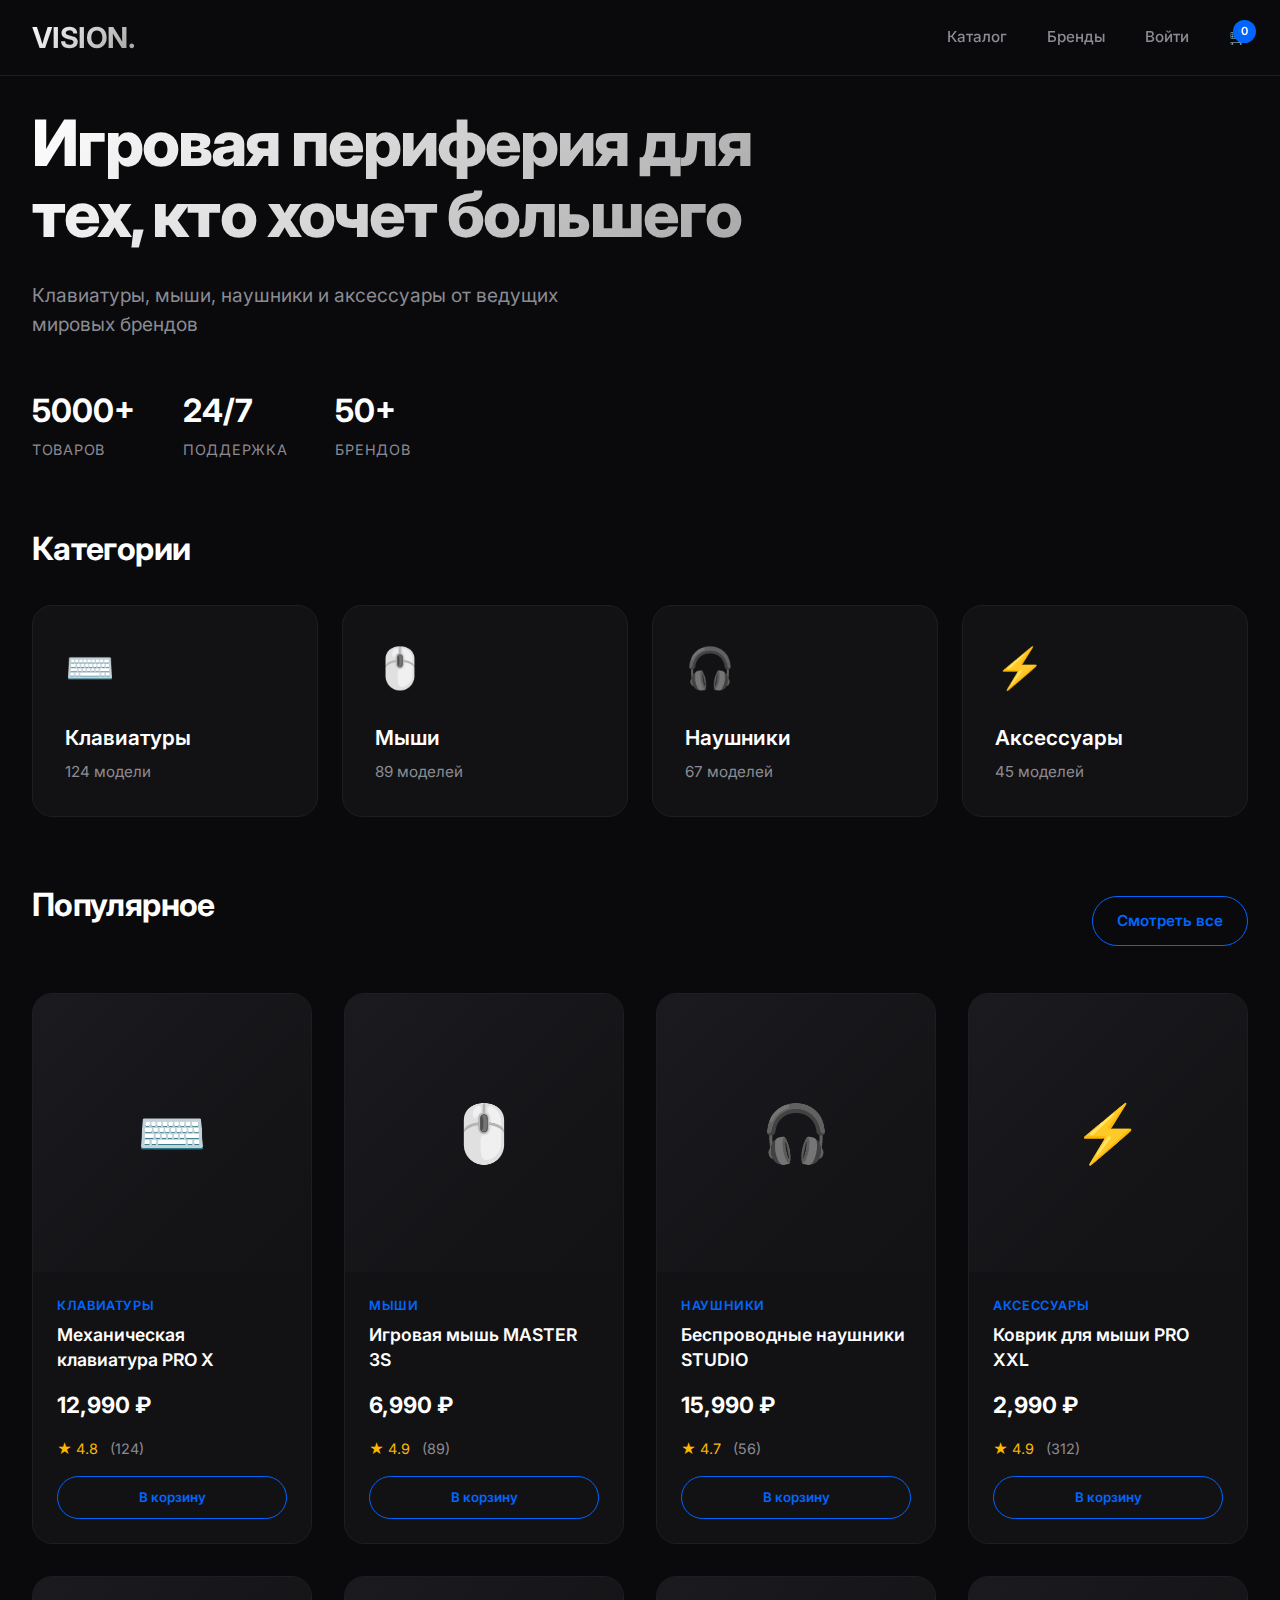
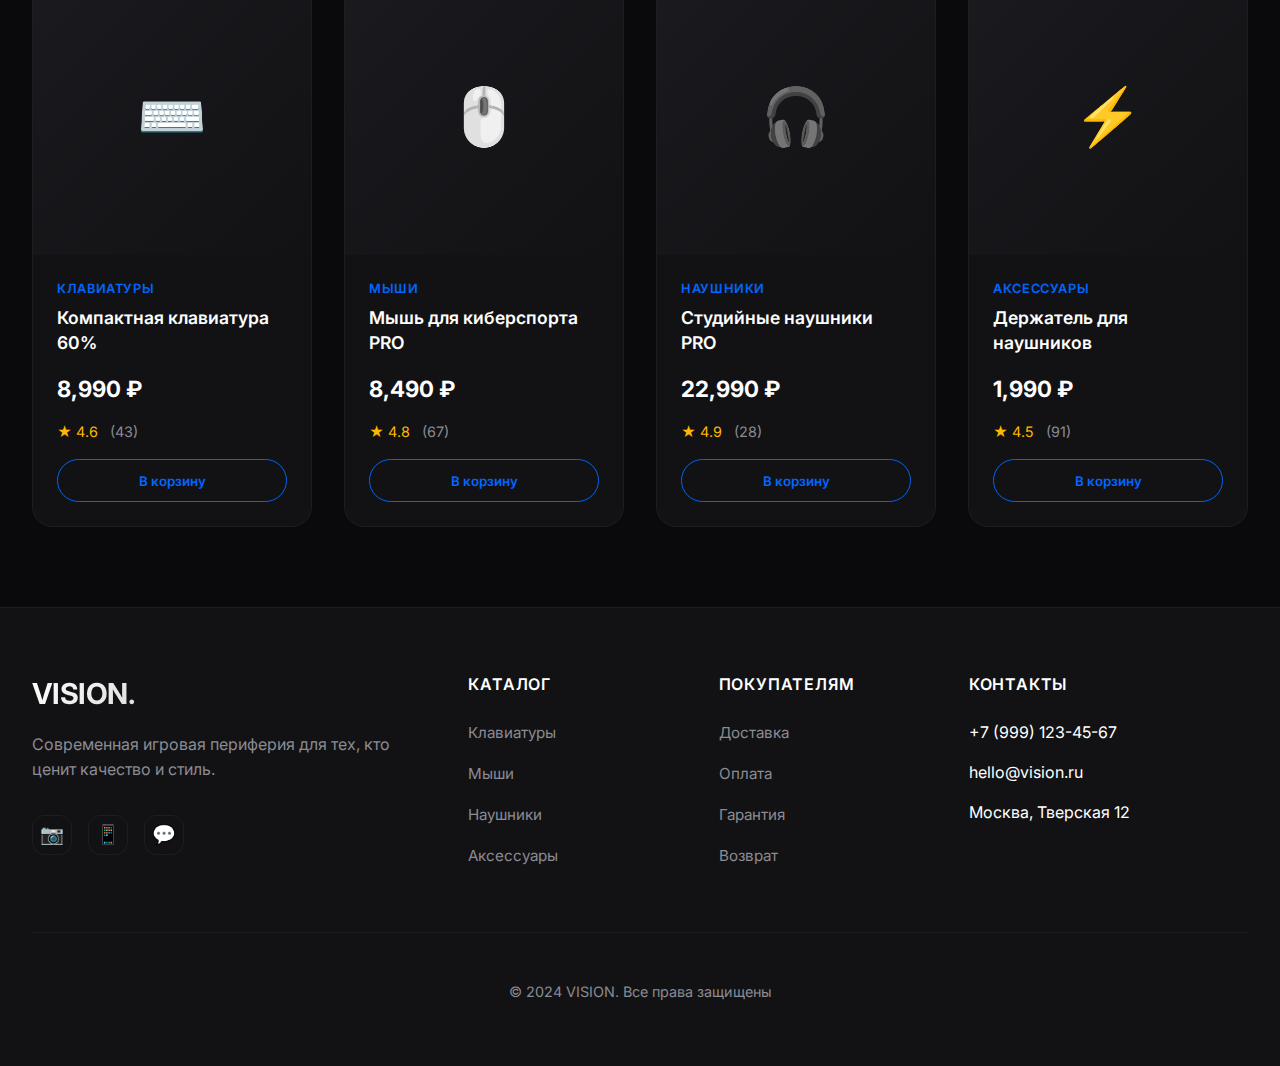
<file: index.html>
<!DOCTYPE html>
<html lang="ru">
<head>
    <meta charset="UTF-8">
    <meta name="viewport" content="width=device-width, initial-scale=1.0">
    <title>VISION | Главная</title>
    <link rel="stylesheet" href="assets/css/style.css">
</head>
<body>
    <header>
        <nav>
            <a href="index.html" class="logo">VISION.</a>
            <div class="nav-links">
                <a href="pages/catalog.html">Каталог</a>
                <a href="pages/brands.html">Бренды</a>
                <a href="#" id="authBtn">Войти</a>
                <a href="pages/cart.html" class="cart-icon" id="cartIcon">
                    🛒
                    <span class="cart-count">0</span>
                </a>
            </div>
        </nav>
    </header>

    <!-- Auth Modal -->
    <div class="modal" id="authModal">
        <div class="modal-content">
            <div class="modal-header">
                <h2>Добро пожаловать</h2>
                <span class="close-modal" id="closeModal">&times;</span>
            </div>
            
            <div class="auth-tabs">
                <div class="auth-tab active" data-tab="login">Вход</div>
                <div class="auth-tab" data-tab="register">Регистрация</div>
            </div>

            <div class="auth-form active" id="loginForm">
                <form id="login">
                    <div class="form-group">
                        <label>Email</label>
                        <input type="email" placeholder="hello@vision.ru" required>
                    </div>
                    <div class="form-group">
                        <label>Пароль</label>
                        <input type="password" placeholder="••••••••" required>
                    </div>
                    <button type="submit" class="btn">Войти</button>
                </form>
            </div>

            <div class="auth-form" id="registerForm">
                <form id="register">
                    <div class="form-group">
                        <label>Имя</label>
                        <input type="text" placeholder="Алексей" required>
                    </div>
                    <div class="form-group">
                        <label>Email</label>
                        <input type="email" placeholder="hello@vision.ru" required>
                    </div>
                    <div class="form-group">
                        <label>Пароль</label>
                        <input type="password" placeholder="••••••••" required>
                    </div>
                    <div class="form-group">
                        <label>Подтвердите пароль</label>
                        <input type="password" placeholder="••••••••" required>
                    </div>
                    <button type="submit" class="btn">Создать аккаунт</button>
                </form>
            </div>
        </div>
    </div>

    <main>
        <section class="hero">
            <div class="hero-content">
                <h1>Игровая периферия для тех, кто хочет большего</h1>
                <p>Клавиатуры, мыши, наушники и аксессуары от ведущих мировых брендов</p>
                <div class="hero-stats">
                    <div class="stat-item">
                        <span class="stat-value">5000+</span>
                        <span class="stat-label">Товаров</span>
                    </div>
                    <div class="stat-item">
                        <span class="stat-value">24/7</span>
                        <span class="stat-label">Поддержка</span>
                    </div>
                    <div class="stat-item">
                        <span class="stat-value">50+</span>
                        <span class="stat-label">Брендов</span>
                    </div>
                </div>
            </div>
        </section>

        <section class="categories">
            <h2 class="section-title">Категории</h2>
            <div class="category-grid">
                <a href="pages/catalog.html?category=keyboards" class="category-card">
                    <div class="category-icon">⌨️</div>
                    <h3 class="category-title">Клавиатуры</h3>
                    <p class="category-count">124 модели</p>
                </a>
                <a href="pages/catalog.html?category=mice" class="category-card">
                    <div class="category-icon">🖱️</div>
                    <h3 class="category-title">Мыши</h3>
                    <p class="category-count">89 моделей</p>
                </a>
                <a href="pages/catalog.html?category=headphones" class="category-card">
                    <div class="category-icon">🎧</div>
                    <h3 class="category-title">Наушники</h3>
                    <p class="category-count">67 моделей</p>
                </a>
                <a href="pages/catalog.html?category=accessories" class="category-card">
                    <div class="category-icon">⚡</div>
                    <h3 class="category-title">Аксессуары</h3>
                    <p class="category-count">45 моделей</p>
                </a>
            </div>
        </section>

        <section class="products-section">
            <div class="section-header">
                <h2 class="section-title">Популярное</h2>
                <a href="pages/catalog.html" class="btn btn-outline">Смотреть все</a>
            </div>
            <div class="products-grid" id="productsGrid"></div>
        </section>
    </main>

    <footer>
        <div class="footer-content">
            <div class="footer-section">
                <div class="footer-logo">VISION.</div>
                <p class="footer-desc">Современная игровая периферия для тех, кто ценит качество и стиль.</p>
                <div class="social-links">
                    <a href="#" class="social-link">📷</a>
                    <a href="#" class="social-link">📱</a>
                    <a href="#" class="social-link">💬</a>
                </div>
            </div>
            <div class="footer-section">
                <h4>Каталог</h4>
                <ul>
                    <li><a href="pages/catalog.html?category=keyboards">Клавиатуры</a></li>
                    <li><a href="pages/catalog.html?category=mice">Мыши</a></li>
                    <li><a href="pages/catalog.html?category=headphones">Наушники</a></li>
                    <li><a href="pages/catalog.html?category=accessories">Аксессуары</a></li>
                </ul>
            </div>
            <div class="footer-section">
                <h4>Покупателям</h4>
                <ul>
                    <li><a href="#">Доставка</a></li>
                    <li><a href="#">Оплата</a></li>
                    <li><a href="#">Гарантия</a></li>
                    <li><a href="#">Возврат</a></li>
                </ul>
            </div>
            <div class="footer-section">
                <h4>Контакты</h4>
                <ul>
                    <li>+7 (999) 123-45-67</li>
                    <li>hello@vision.ru</li>
                    <li>Москва, Тверская 12</li>
                </ul>
            </div>
        </div>
        <div class="copyright">
            © 2024 VISION. Все права защищены
        </div>
    </footer>

    <script src="assets/js/main.js"></script>
</body>
</html>
</file>
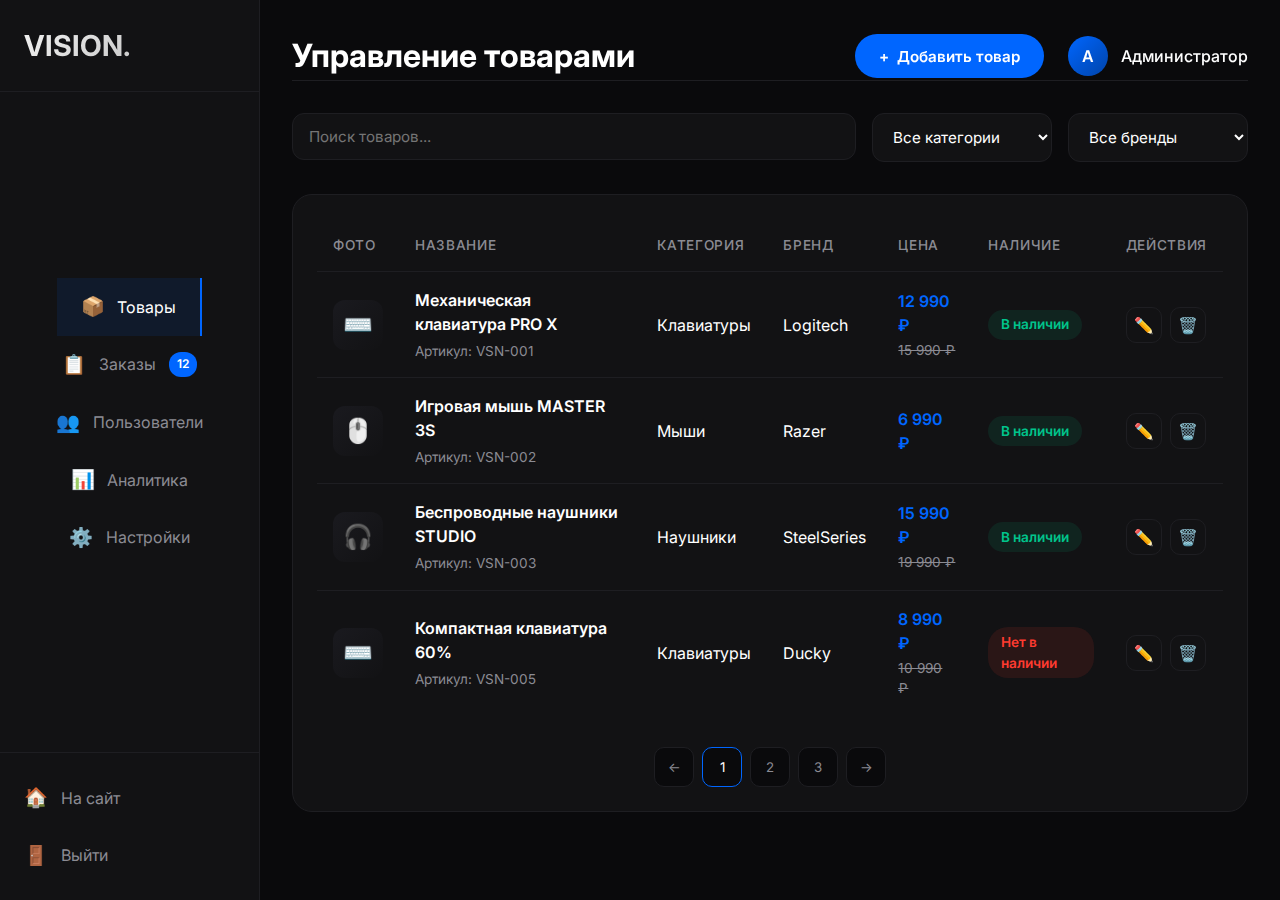
<file: admin-panel/index.html>
<!DOCTYPE html>
<html lang="ru">
<head>
    <meta charset="UTF-8">
    <meta name="viewport" content="width=device-width, initial-scale=1.0">
    <title>VISION | Админ-панель</title>
    <link rel="stylesheet" href="../assets/css/style.css">
    <link rel="stylesheet" href="../assets/css/admin.css">
</head>
<body>
    <div class="admin-wrapper">
        <!-- Sidebar -->
        <aside class="admin-sidebar">
            <div class="admin-logo">VISION.</div>
            
            <nav class="admin-nav">
                <a href="#" class="admin-nav-item active">
                    <span class="admin-nav-icon">📦</span>
                    Товары
                </a>
                <a href="#" class="admin-nav-item">
                    <span class="admin-nav-icon">📋</span>
                    Заказы
                    <span class="admin-badge">12</span>
                </a>
                <a href="#" class="admin-nav-item">
                    <span class="admin-nav-icon">👥</span>
                    Пользователи
                </a>
                <a href="#" class="admin-nav-item">
                    <span class="admin-nav-icon">📊</span>
                    Аналитика
                </a>
                <a href="#" class="admin-nav-item">
                    <span class="admin-nav-icon">⚙️</span>
                    Настройки
                </a>
            </nav>

            <div class="admin-sidebar-footer">
                <a href="../index.html" class="admin-nav-item">
                    <span class="admin-nav-icon">🏠</span>
                    На сайт
                </a>
                <a href="#" class="admin-nav-item logout">
                    <span class="admin-nav-icon">🚪</span>
                    Выйти
                </a>
            </div>
        </aside>

        <!-- Main Content -->
        <main class="admin-main">
            <!-- Header -->
            <header class="admin-header">
                <h1 class="admin-title">Управление товарами</h1>
                <div class="admin-header-right">
                    <button class="admin-btn admin-btn-primary" id="addProductBtn">
                        <span>+</span> Добавить товар
                    </button>
                    <div class="admin-profile">
                        <div class="admin-avatar">A</div>
                        <span class="admin-name">Администратор</span>
                    </div>
                </div>
            </header>

            <!-- Filters -->
            <div class="admin-filters">
                <div class="admin-search">
                    <input type="text" placeholder="Поиск товаров..." class="admin-input">
                </div>
                <select class="admin-select">
                    <option value="">Все категории</option>
                    <option value="keyboards">Клавиатуры</option>
                    <option value="mice">Мыши</option>
                    <option value="headphones">Наушники</option>
                    <option value="accessories">Аксессуары</option>
                </select>
                <select class="admin-select">
                    <option value="">Все бренды</option>
                    <option value="logitech">Logitech</option>
                    <option value="razer">Razer</option>
                    <option value="steelseries">SteelSeries</option>
                    <option value="hyperx">HyperX</option>
                </select>
            </div>

            <!-- Products Table -->
            <div class="admin-content">
                <div class="admin-table-wrapper">
                    <table class="admin-table">
                        <thead>
                            <tr>
                                <th>Фото</th>
                                <th>Название</th>
                                <th>Категория</th>
                                <th>Бренд</th>
                                <th>Цена</th>
                                <th>Наличие</th>
                                <th>Действия</th>
                            </tr>
                        </thead>
                        <tbody id="productsTableBody">
                            <tr class="admin-table-row">
                                <td>
                                    <div class="admin-product-thumb">⌨️</div>
                                </td>
                                <td>
                                    <div class="admin-product-name">Механическая клавиатура PRO X</div>
                                    <div class="admin-product-id">Артикул: VSN-001</div>
                                </td>
                                <td>Клавиатуры</td>
                                <td>Logitech</td>
                                <td>
                                    <div class="admin-price">
                                        <span>12 990 ₽</span>
                                        <span class="admin-old-price">15 990 ₽</span>
                                    </div>
                                </td>
                                <td>
                                    <span class="admin-status in-stock">В наличии</span>
                                </td>
                                <td>
                                    <div class="admin-actions">
                                        <button class="admin-icon-btn" title="Редактировать">✏️</button>
                                        <button class="admin-icon-btn delete" title="Удалить">🗑️</button>
                                    </div>
                                </td>
                            </tr>
                            <tr class="admin-table-row">
                                <td>
                                    <div class="admin-product-thumb">🖱️</div>
                                </td>
                                <td>
                                    <div class="admin-product-name">Игровая мышь MASTER 3S</div>
                                    <div class="admin-product-id">Артикул: VSN-002</div>
                                </td>
                                <td>Мыши</td>
                                <td>Razer</td>
                                <td>
                                    <div class="admin-price">
                                        <span>6 990 ₽</span>
                                    </div>
                                </td>
                                <td>
                                    <span class="admin-status in-stock">В наличии</span>
                                </td>
                                <td>
                                    <div class="admin-actions">
                                        <button class="admin-icon-btn" title="Редактировать">✏️</button>
                                        <button class="admin-icon-btn delete" title="Удалить">🗑️</button>
                                    </div>
                                </td>
                            </tr>
                            <tr class="admin-table-row">
                                <td>
                                    <div class="admin-product-thumb">🎧</div>
                                </td>
                                <td>
                                    <div class="admin-product-name">Беспроводные наушники STUDIO</div>
                                    <div class="admin-product-id">Артикул: VSN-003</div>
                                </td>
                                <td>Наушники</td>
                                <td>SteelSeries</td>
                                <td>
                                    <div class="admin-price">
                                        <span>15 990 ₽</span>
                                        <span class="admin-old-price">19 990 ₽</span>
                                    </div>
                                </td>
                                <td>
                                    <span class="admin-status in-stock">В наличии</span>
                                </td>
                                <td>
                                    <div class="admin-actions">
                                        <button class="admin-icon-btn" title="Редактировать">✏️</button>
                                        <button class="admin-icon-btn delete" title="Удалить">🗑️</button>
                                    </div>
                                </td>
                            </tr>
                            <tr class="admin-table-row">
                                <td>
                                    <div class="admin-product-thumb">⌨️</div>
                                </td>
                                <td>
                                    <div class="admin-product-name">Компактная клавиатура 60%</div>
                                    <div class="admin-product-id">Артикул: VSN-005</div>
                                </td>
                                <td>Клавиатуры</td>
                                <td>Ducky</td>
                                <td>
                                    <div class="admin-price">
                                        <span>8 990 ₽</span>
                                        <span class="admin-old-price">10 990 ₽</span>
                                    </div>
                                </td>
                                <td>
                                    <span class="admin-status out-of-stock">Нет в наличии</span>
                                </td>
                                <td>
                                    <div class="admin-actions">
                                        <button class="admin-icon-btn" title="Редактировать">✏️</button>
                                        <button class="admin-icon-btn delete" title="Удалить">🗑️</button>
                                    </div>
                                </td>
                            </tr>
                        </tbody>
                    </table>
                </div>

                <!-- Pagination -->
                <div class="admin-pagination">
                    <button class="admin-page-btn">←</button>
                    <button class="admin-page-btn active">1</button>
                    <button class="admin-page-btn">2</button>
                    <button class="admin-page-btn">3</button>
                    <button class="admin-page-btn">→</button>
                </div>
            </div>
        </main>
    </div>

    <!-- Modal: Add/Edit Product -->
    <div class="admin-modal" id="productModal">
        <div class="admin-modal-content">
            <div class="admin-modal-header">
                <h2 id="modalTitle">Добавить товар</h2>
                <button class="admin-modal-close" id="closeModal">&times;</button>
            </div>
            
            <form class="admin-form" id="productForm">
                <div class="form-row">
                    <div class="form-group">
                        <label>Название товара</label>
                        <input type="text" class="admin-input" placeholder="Например: Механическая клавиатура PRO X" required>
                    </div>
                    <div class="form-group">
                        <label>Артикул</label>
                        <input type="text" class="admin-input" placeholder="VSN-001" required>
                    </div>
                </div>

                <div class="form-row">
                    <div class="form-group">
                        <label>Категория</label>
                        <select class="admin-select" required>
                            <option value="">Выберите категорию</option>
                            <option value="keyboards">Клавиатуры</option>
                            <option value="mice">Мыши</option>
                            <option value="headphones">Наушники</option>
                            <option value="accessories">Аксессуары</option>
                        </select>
                    </div>
                    <div class="form-group">
                        <label>Бренд</label>
                        <select class="admin-select" required>
                            <option value="">Выберите бренд</option>
                            <option value="logitech">Logitech</option>
                            <option value="razer">Razer</option>
                            <option value="steelseries">SteelSeries</option>
                            <option value="hyperx">HyperX</option>
                            <option value="corsair">Corsair</option>
                            <option value="asus">ASUS ROG</option>
                            <option value="ducky">Ducky</option>
                            <option value="zowie">Zowie</option>
                        </select>
                    </div>
                </div>

                <div class="form-row">
                    <div class="form-group">
                        <label>Цена (₽)</label>
                        <input type="number" class="admin-input" placeholder="12990" required>
                    </div>
                    <div class="form-group">
                        <label>Старая цена (₽)</label>
                        <input type="number" class="admin-input" placeholder="15990">
                    </div>
                </div>

                <div class="form-group">
                    <label>Фото товара</label>
                    <div class="admin-file-upload">
                        <input type="file" id="productPhoto" accept="image/*">
                        <div class="admin-upload-placeholder">
                            <span>📷</span>
                            <p>Перетащите фото сюда или нажмите для выбора</p>
                        </div>
                        <div class="admin-preview" id="photoPreview"></div>
                    </div>
                </div>

                <div class="form-group">
                    <label>Описание</label>
                    <textarea class="admin-input admin-textarea" rows="4" placeholder="Опишите товар..."></textarea>
                </div>

                <div class="form-row">
                    <div class="form-group">
                        <label>Наличие</label>
                        <select class="admin-select" required>
                            <option value="true">В наличии</option>
                            <option value="false">Нет в наличии</option>
                        </select>
                    </div>
                    <div class="form-group">
                        <label>Рейтинг</label>
                        <input type="number" step="0.1" min="0" max="5" class="admin-input" placeholder="4.8">
                    </div>
                </div>

                <div class="admin-form-actions">
                    <button type="button" class="admin-btn admin-btn-outline" id="cancelBtn">Отмена</button>
                    <button type="submit" class="admin-btn admin-btn-primary">Сохранить</button>
                </div>
            </form>
        </div>
    </div>

    <!-- Modal: Delete Confirmation -->
    <div class="admin-modal" id="deleteModal">
        <div class="admin-modal-content admin-modal-small">
            <div class="admin-modal-header">
                <h2>Удаление товара</h2>
                <button class="admin-modal-close" id="closeDeleteModal">&times;</button>
            </div>
            
            <div class="admin-delete-content">
                <div class="admin-delete-icon">🗑️</div>
                <p>Вы уверены, что хотите удалить этот товар?</p>
                <p class="admin-delete-warning">Это действие нельзя отменить</p>
            </div>

            <div class="admin-form-actions">
                <button class="admin-btn admin-btn-outline" id="cancelDeleteBtn">Отмена</button>
                <button class="admin-btn admin-btn-danger" id="confirmDeleteBtn">Удалить</button>
            </div>
        </div>
    </div>

    <script src="../assets/js/admin.js"></script>
</body>
</html>
</file>
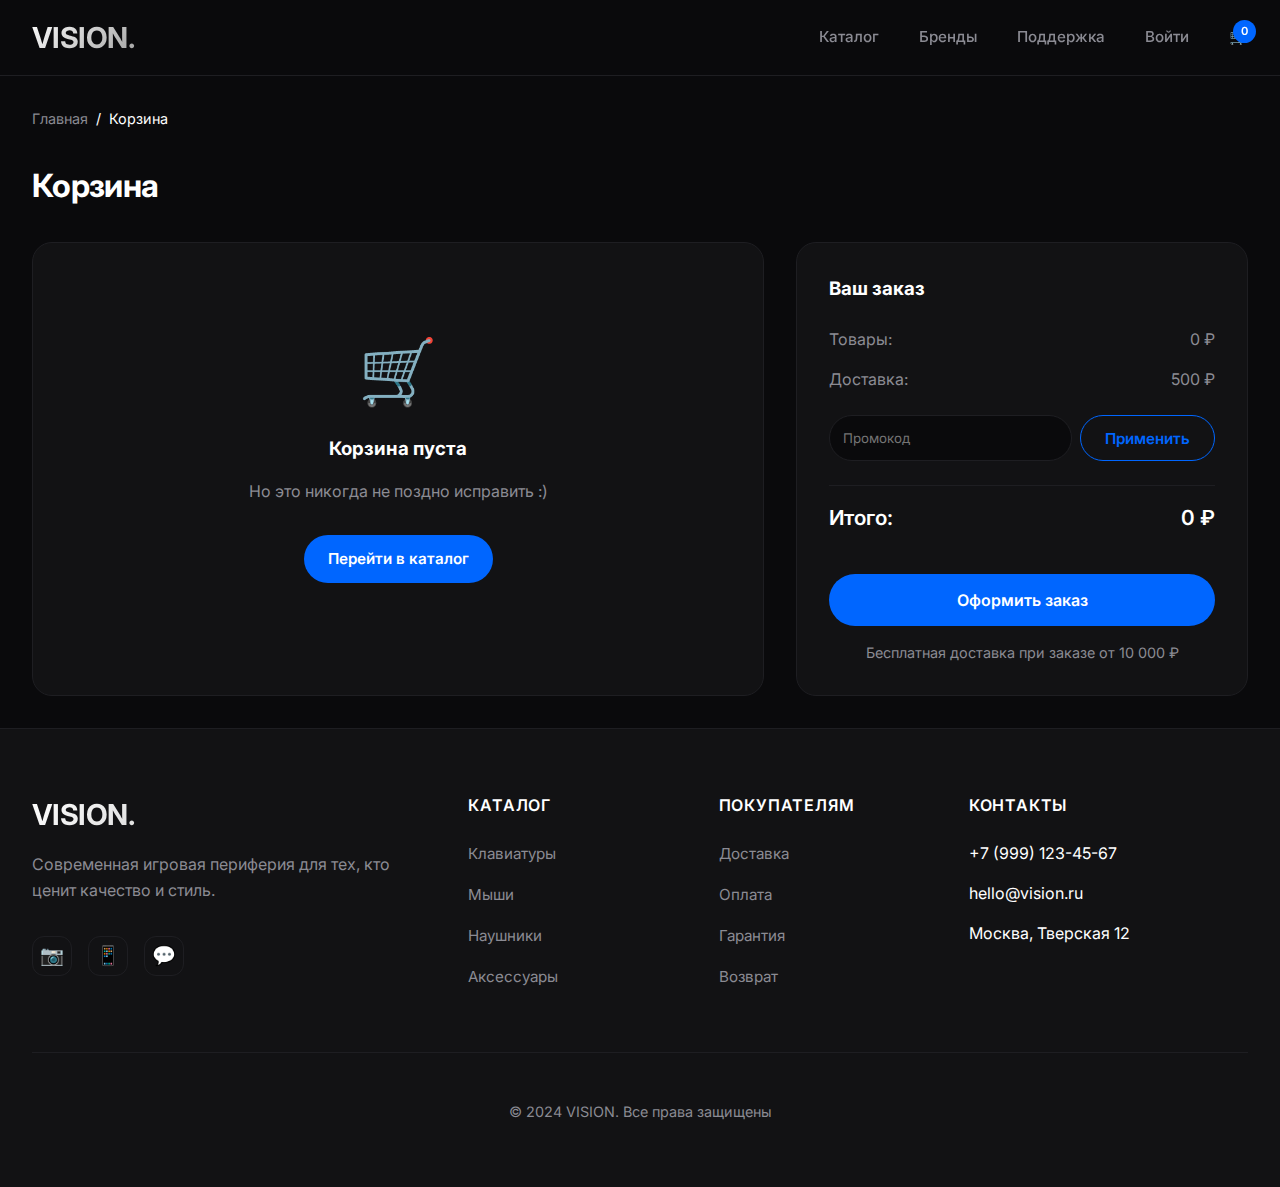
<file: cart.html>
<!DOCTYPE html>
<html lang="ru">
<head>
    <meta charset="UTF-8">
    <meta name="viewport" content="width=device-width, initial-scale=1.0">
    <title>VISION | Корзина</title>
    <link rel="stylesheet" href="assets/css/style.css">
</head>
<body>
    <header>
        <nav>
            <a href="index.html" class="logo">VISION.</a>
            <div class="nav-links">
                <a href="catalog.html">Каталог</a>
                <a href="#">Бренды</a>
                <a href="#">Поддержка</a>
                <a href="#" id="authBtn">Войти</a>
                <a href="cart.html" class="cart-icon">
                    🛒
                    <span class="cart-count">0</span>
                </a>
            </div>
        </nav>
    </header>

    <!-- Auth Modal (same as index.html) -->
    <div class="modal" id="authModal">
        <div class="modal-content">
            <div class="modal-header">
                <h2>Добро пожаловать</h2>
                <span class="close-modal" id="closeModal">&times;</span>
            </div>
            
            <div class="auth-tabs">
                <div class="auth-tab active" data-tab="login">Вход</div>
                <div class="auth-tab" data-tab="register">Регистрация</div>
            </div>

            <div class="auth-form active" id="loginForm">
                <form id="login">
                    <div class="form-group">
                        <label>Email</label>
                        <input type="email" placeholder="hello@vision.ru" required>
                    </div>
                    <div class="form-group">
                        <label>Пароль</label>
                        <input type="password" placeholder="••••••••" required>
                    </div>
                    <button type="submit" class="btn">Войти</button>
                </form>
            </div>

            <div class="auth-form" id="registerForm">
                <form id="register">
                    <div class="form-group">
                        <label>Имя</label>
                        <input type="text" placeholder="Алексей" required>
                    </div>
                    <div class="form-group">
                        <label>Email</label>
                        <input type="email" placeholder="hello@vision.ru" required>
                    </div>
                    <div class="form-group">
                        <label>Пароль</label>
                        <input type="password" placeholder="••••••••" required>
                    </div>
                    <div class="form-group">
                        <label>Подтвердите пароль</label>
                        <input type="password" placeholder="••••••••" required>
                    </div>
                    <button type="submit" class="btn">Создать аккаунт</button>
                </form>
            </div>
        </div>
    </div>

    <main>
        <div class="breadcrumbs">
            <a href="index.html">Главная</a>
            <span>/</span>
            <span>Корзина</span>
        </div>

        <h1 class="section-title">Корзина</h1>

        <div class="cart-page">
            <div class="cart-items" id="cartItems"></div>

            <div class="cart-summary">
                <h3 style="margin-bottom: 1.5rem;">Ваш заказ</h3>
                
                <div class="summary-row">
                    <span>Товары:</span>
                    <span id="cartSubtotal">0 ₽</span>
                </div>
                <div class="summary-row">
                    <span>Доставка:</span>
                    <span id="cartShipping">500 ₽</span>
                </div>
                
                <div class="promo-code">
                    <input type="text" placeholder="Промокод">
                    <button class="btn btn-outline" style="padding: 0.8rem 1.5rem;">Применить</button>
                </div>
                
                <div class="summary-row total">
                    <span>Итого:</span>
                    <span id="cartTotal">0 ₽</span>
                </div>

                <button class="btn btn-large" style="width: 100%; margin-top: 1.5rem;" onclick="alert('Оформление заказа')">
                    Оформить заказ
                </button>
                
                <p style="text-align: center; margin-top: 1rem; color: var(--text-secondary); font-size: 0.9rem;">
                    Бесплатная доставка при заказе от 10 000 ₽
                </p>
            </div>
        </div>
    </main>

    <footer>
        <!-- Same footer as index.html -->
        <div class="footer-content">
            <div class="footer-section">
                <div class="footer-logo">VISION.</div>
                <p class="footer-desc">Современная игровая периферия для тех, кто ценит качество и стиль.</p>
                <div class="social-links">
                    <a href="#" class="social-link">📷</a>
                    <a href="#" class="social-link">📱</a>
                    <a href="#" class="social-link">💬</a>
                </div>
            </div>
            <div class="footer-section">
                <h4>Каталог</h4>
                <ul>
                    <li><a href="catalog.html?category=keyboards">Клавиатуры</a></li>
                    <li><a href="catalog.html?category=mice">Мыши</a></li>
                    <li><a href="catalog.html?category=headphones">Наушники</a></li>
                    <li><a href="catalog.html?category=accessories">Аксессуары</a></li>
                </ul>
            </div>
            <div class="footer-section">
                <h4>Покупателям</h4>
                <ul>
                    <li><a href="#">Доставка</a></li>
                    <li><a href="#">Оплата</a></li>
                    <li><a href="#">Гарантия</a></li>
                    <li><a href="#">Возврат</a></li>
                </ul>
            </div>
            <div class="footer-section">
                <h4>Контакты</h4>
                <ul>
                    <li>+7 (999) 123-45-67</li>
                    <li>hello@vision.ru</li>
                    <li>Москва, Тверская 12</li>
                </ul>
            </div>
        </div>
        <div class="copyright">
            © 2024 VISION. Все права защищены
        </div>
    </footer>

    <script src="assets/js/main.js"></script>
</body>
</html>
</file>
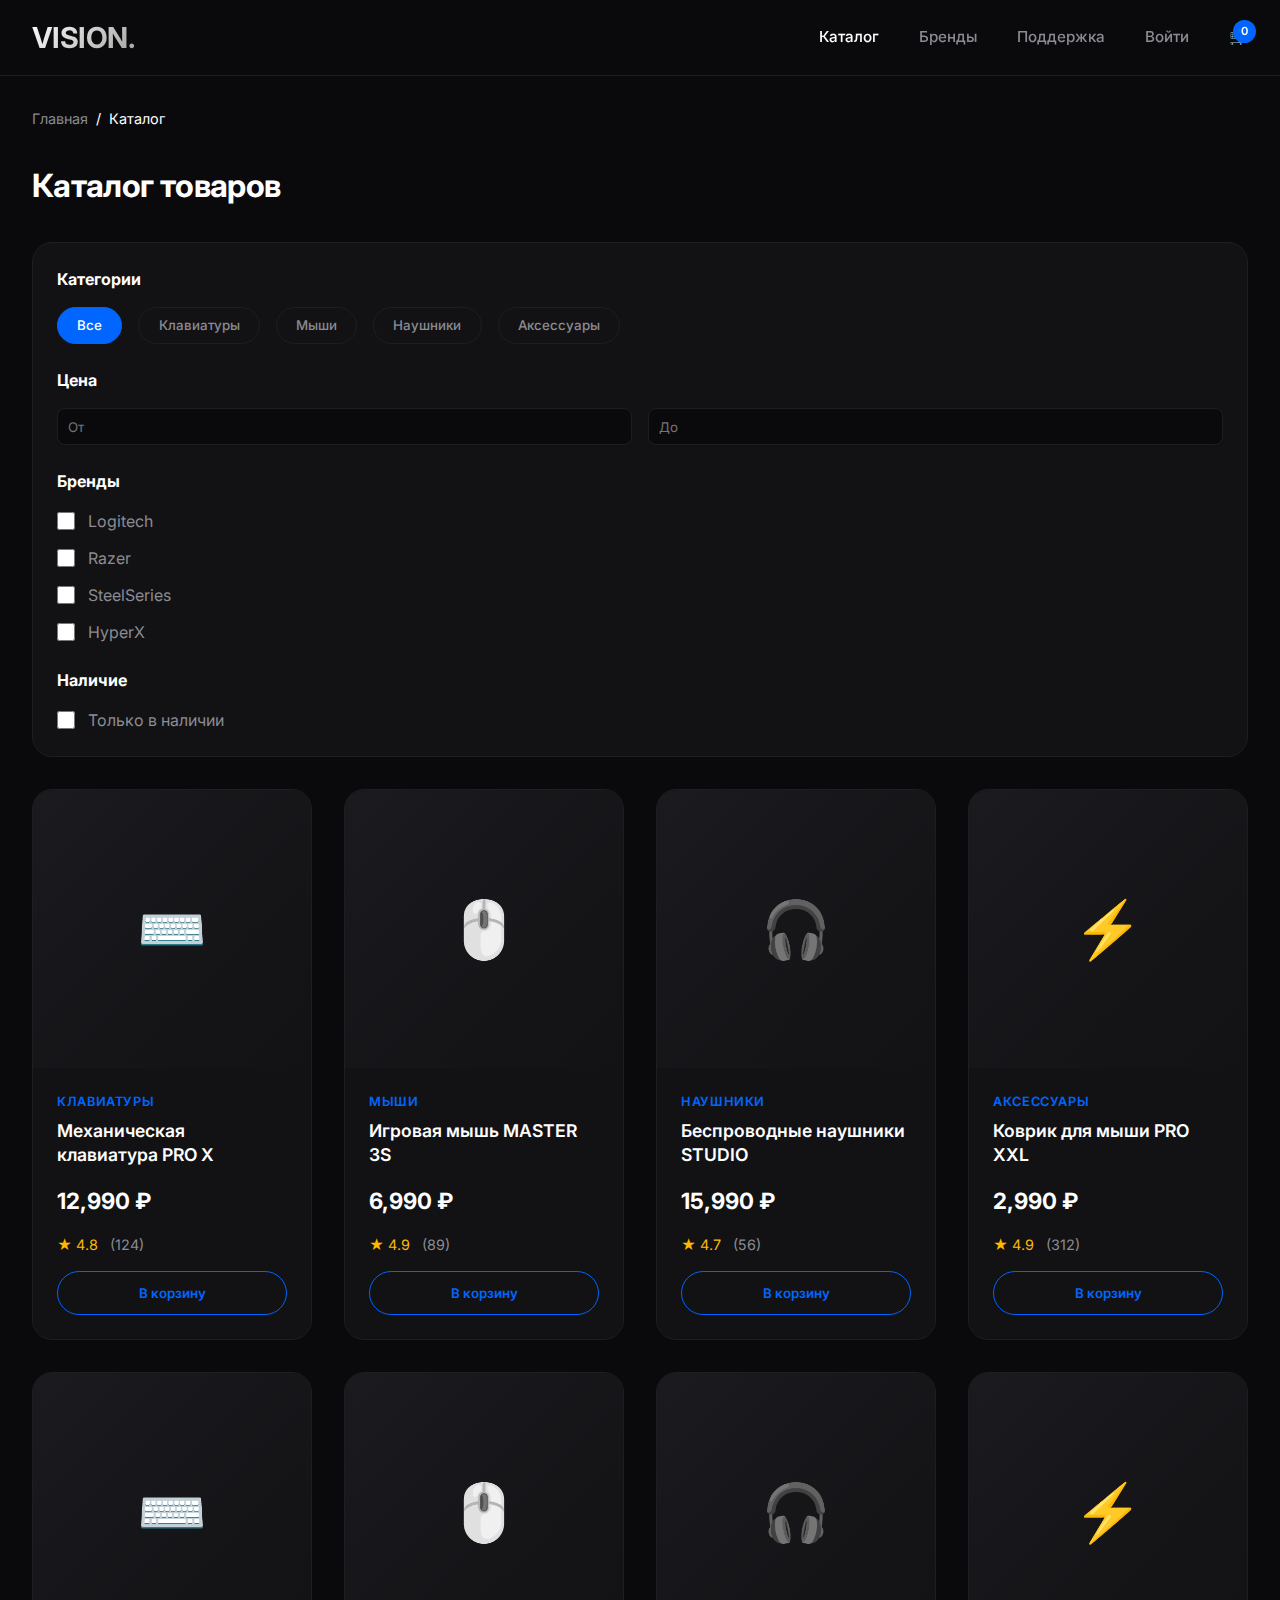
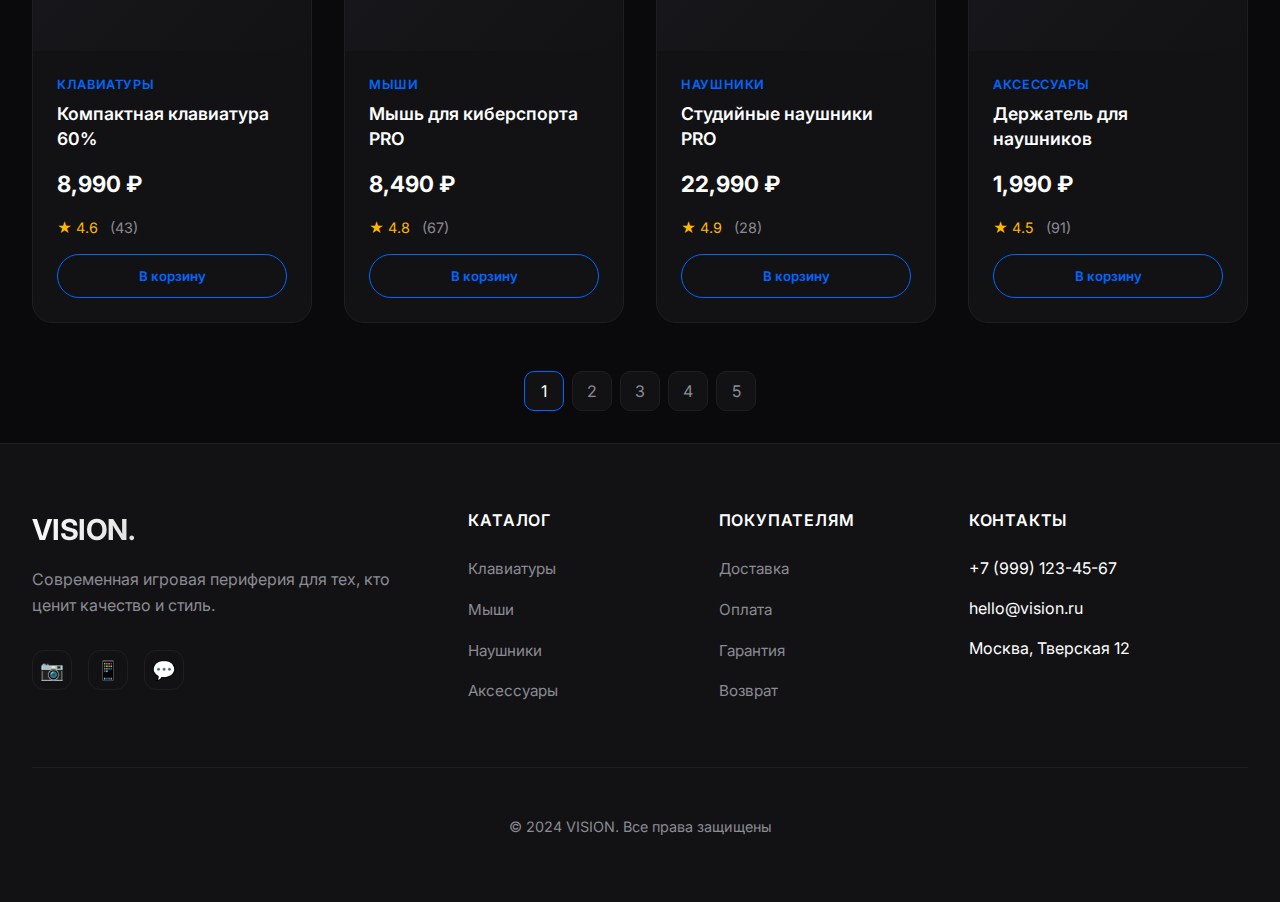
<file: catalog.html>
<!DOCTYPE html>
<html lang="ru">
<head>
    <meta charset="UTF-8">
    <meta name="viewport" content="width=device-width, initial-scale=1.0">
    <title>VISION | Каталог</title>
    <link rel="stylesheet" href="assets/css/style.css">
</head>
<body>
    <header>
        <nav>
            <a href="index.html" class="logo">VISION.</a>
            <div class="nav-links">
                <a href="catalog.html" class="active">Каталог</a>
                <a href="#">Бренды</a>
                <a href="#">Поддержка</a>
                <a href="#" id="authBtn">Войти</a>
                <a href="cart.html" class="cart-icon">
                    🛒
                    <span class="cart-count">0</span>
                </a>
            </div>
        </nav>
    </header>

    <!-- Auth Modal (same as index.html) -->
    <div class="modal" id="authModal">
        <div class="modal-content">
            <div class="modal-header">
                <h2>Добро пожаловать</h2>
                <span class="close-modal" id="closeModal">&times;</span>
            </div>
            
            <div class="auth-tabs">
                <div class="auth-tab active" data-tab="login">Вход</div>
                <div class="auth-tab" data-tab="register">Регистрация</div>
            </div>

            <div class="auth-form active" id="loginForm">
                <form id="login">
                    <div class="form-group">
                        <label>Email</label>
                        <input type="email" placeholder="hello@vision.ru" required>
                    </div>
                    <div class="form-group">
                        <label>Пароль</label>
                        <input type="password" placeholder="••••••••" required>
                    </div>
                    <button type="submit" class="btn">Войти</button>
                </form>
            </div>

            <div class="auth-form" id="registerForm">
                <form id="register">
                    <div class="form-group">
                        <label>Имя</label>
                        <input type="text" placeholder="Алексей" required>
                    </div>
                    <div class="form-group">
                        <label>Email</label>
                        <input type="email" placeholder="hello@vision.ru" required>
                    </div>
                    <div class="form-group">
                        <label>Пароль</label>
                        <input type="password" placeholder="••••••••" required>
                    </div>
                    <div class="form-group">
                        <label>Подтвердите пароль</label>
                        <input type="password" placeholder="••••••••" required>
                    </div>
                    <button type="submit" class="btn">Создать аккаунт</button>
                </form>
            </div>
        </div>
    </div>

    <main>
        <div class="breadcrumbs">
            <a href="index.html">Главная</a>
            <span>/</span>
            <span>Каталог</span>
        </div>

        <h1 class="section-title">Каталог товаров</h1>

        <div class="filter-section">
            <div class="filter-group">
                <h4>Категории</h4>
                <div class="filter-buttons">
                    <button class="filter-btn active">Все</button>
                    <button class="filter-btn">Клавиатуры</button>
                    <button class="filter-btn">Мыши</button>
                    <button class="filter-btn">Наушники</button>
                    <button class="filter-btn">Аксессуары</button>
                </div>
            </div>

            <div class="filter-group">
                <h4>Цена</h4>
                <div class="price-range">
                    <input type="number" placeholder="От" id="priceMin">
                    <input type="number" placeholder="До" id="priceMax">
                </div>
            </div>

            <div class="filter-group">
                <h4>Бренды</h4>
                <div class="filter-options">
                    <label class="filter-checkbox">
                        <input type="checkbox" value="Logitech"> Logitech
                    </label>
                    <label class="filter-checkbox">
                        <input type="checkbox" value="Razer"> Razer
                    </label>
                    <label class="filter-checkbox">
                        <input type="checkbox" value="SteelSeries"> SteelSeries
                    </label>
                    <label class="filter-checkbox">
                        <input type="checkbox" value="HyperX"> HyperX
                    </label>
                </div>
            </div>

            <div class="filter-group">
                <h4>Наличие</h4>
                <div class="filter-options">
                    <label class="filter-checkbox">
                        <input type="checkbox" value="inStock"> Только в наличии
                    </label>
                </div>
            </div>
        </div>

        <div class="products-grid" id="productsGrid"></div>

        <div class="pagination">
            <a href="#" class="page-link active">1</a>
            <a href="#" class="page-link">2</a>
            <a href="#" class="page-link">3</a>
            <a href="#" class="page-link">4</a>
            <a href="#" class="page-link">5</a>
        </div>
    </main>

    <footer>
        <!-- Same footer as index.html -->
        <div class="footer-content">
            <div class="footer-section">
                <div class="footer-logo">VISION.</div>
                <p class="footer-desc">Современная игровая периферия для тех, кто ценит качество и стиль.</p>
                <div class="social-links">
                    <a href="#" class="social-link">📷</a>
                    <a href="#" class="social-link">📱</a>
                    <a href="#" class="social-link">💬</a>
                </div>
            </div>
            <div class="footer-section">
                <h4>Каталог</h4>
                <ul>
                    <li><a href="catalog.html?category=keyboards">Клавиатуры</a></li>
                    <li><a href="catalog.html?category=mice">Мыши</a></li>
                    <li><a href="catalog.html?category=headphones">Наушники</a></li>
                    <li><a href="catalog.html?category=accessories">Аксессуары</a></li>
                </ul>
            </div>
            <div class="footer-section">
                <h4>Покупателям</h4>
                <ul>
                    <li><a href="#">Доставка</a></li>
                    <li><a href="#">Оплата</a></li>
                    <li><a href="#">Гарантия</a></li>
                    <li><a href="#">Возврат</a></li>
                </ul>
            </div>
            <div class="footer-section">
                <h4>Контакты</h4>
                <ul>
                    <li>+7 (999) 123-45-67</li>
                    <li>hello@vision.ru</li>
                    <li>Москва, Тверская 12</li>
                </ul>
            </div>
        </div>
        <div class="copyright">
            © 2024 VISION. Все права защищены
        </div>
    </footer>

    <script src="assets/js/main.js"></script>
</body>
</html>
</file>
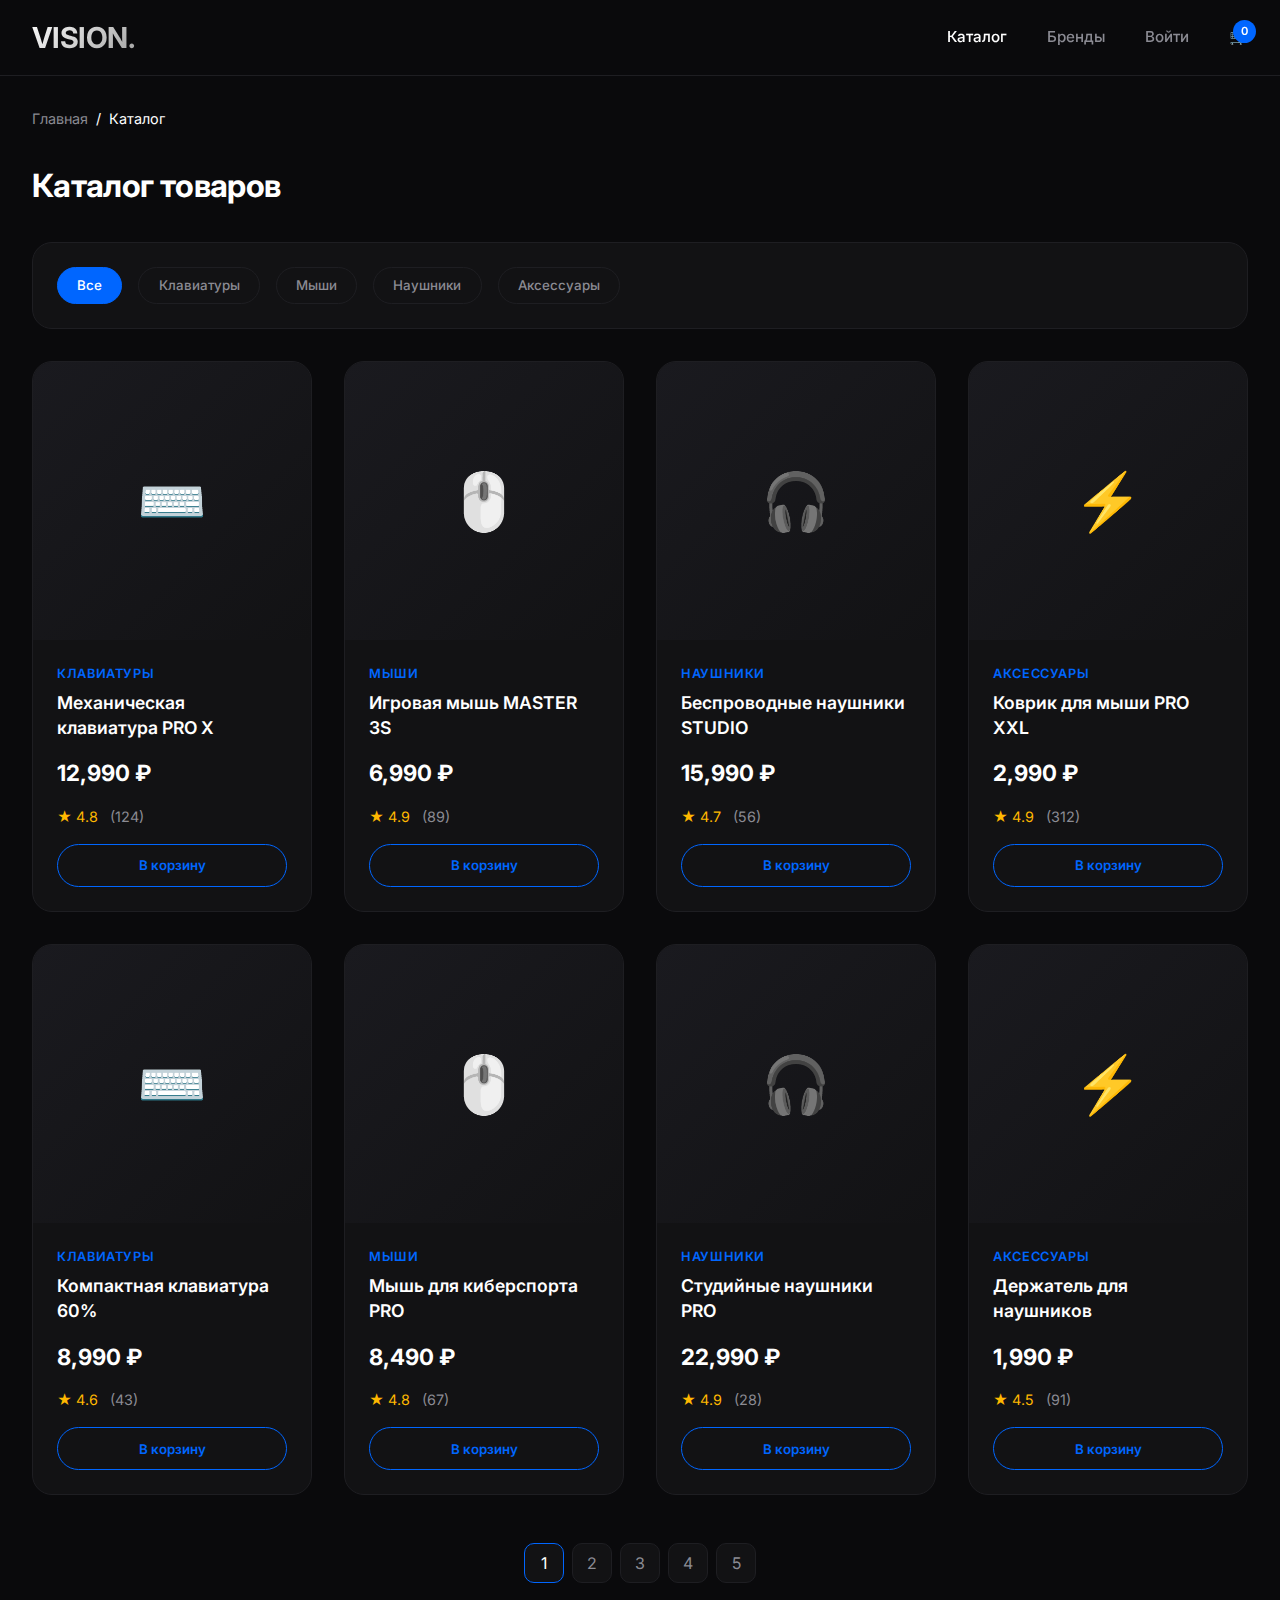
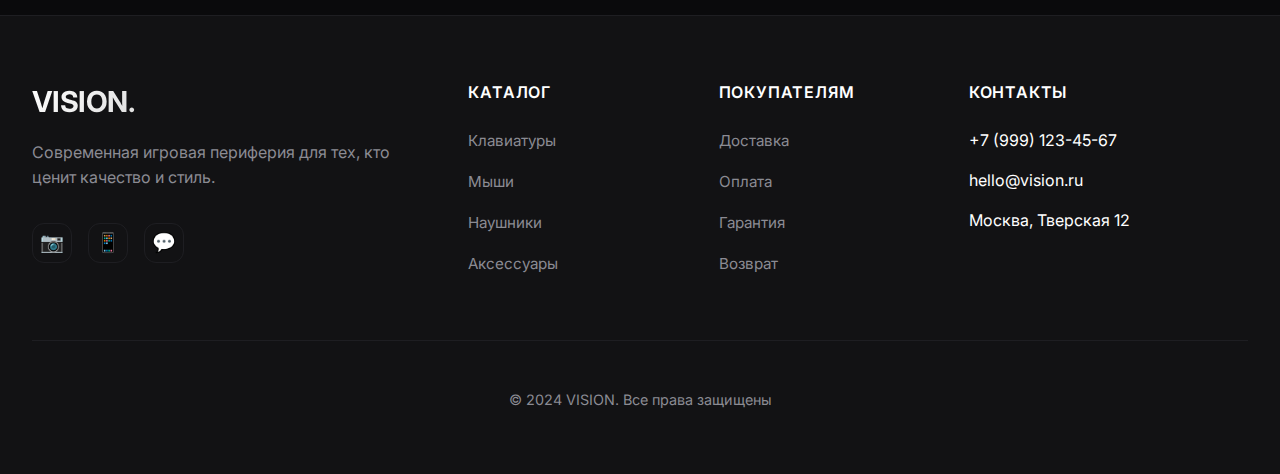
<file: product.html>
<!DOCTYPE html>
<html lang="ru">
<head>
    <meta charset="UTF-8">
    <meta name="viewport" content="width=device-width, initial-scale=1.0">
    <title>VISION | Товар</title>
    <link rel="stylesheet" href="assets/css/style.css">
    <style>
        .specs-list {
            margin: 1.5rem 0;
        }
        
        .spec-item {
            display: flex;
            justify-content: space-between;
            padding: 0.8rem 0;
            border-bottom: 1px solid var(--border);
        }
        
        .spec-item:last-child {
            border-bottom: none;
        }
        
        .spec-name {
            color: var(--text-secondary);
        }
        
        .spec-value {
            font-weight: 500;
        }
        
        .product-price-old {
            color: var(--text-secondary);
            text-decoration: line-through;
            font-size: 1.2rem;
            margin-left: 1rem;
        }
    </style>
</head>
<body>
    <header>
        <nav>
            <a href="index.html" class="logo">VISION.</a>
            <div class="nav-links">
                <a href="catalog.html">Каталог</a>
                <a href="#">Бренды</a>
                <a href="#">Поддержка</a>
                <a href="#" id="authBtn">Войти</a>
                <a href="cart.html" class="cart-icon">
                    🛒
                    <span class="cart-count">0</span>
                </a>
            </div>
        </nav>
    </header>

    <!-- Auth Modal (same as index.html) -->
    <div class="modal" id="authModal">
        <div class="modal-content">
            <div class="modal-header">
                <h2>Добро пожаловать</h2>
                <span class="close-modal" id="closeModal">&times;</span>
            </div>
            
            <div class="auth-tabs">
                <div class="auth-tab active" data-tab="login">Вход</div>
                <div class="auth-tab" data-tab="register">Регистрация</div>
            </div>

            <div class="auth-form active" id="loginForm">
                <form id="login">
                    <div class="form-group">
                        <label>Email</label>
                        <input type="email" placeholder="hello@vision.ru" required>
                    </div>
                    <div class="form-group">
                        <label>Пароль</label>
                        <input type="password" placeholder="••••••••" required>
                    </div>
                    <button type="submit" class="btn">Войти</button>
                </form>
            </div>

            <div class="auth-form" id="registerForm">
                <form id="register">
                    <div class="form-group">
                        <label>Имя</label>
                        <input type="text" placeholder="Алексей" required>
                    </div>
                    <div class="form-group">
                        <label>Email</label>
                        <input type="email" placeholder="hello@vision.ru" required>
                    </div>
                    <div class="form-group">
                        <label>Пароль</label>
                        <input type="password" placeholder="••••••••" required>
                    </div>
                    <div class="form-group">
                        <label>Подтвердите пароль</label>
                        <input type="password" placeholder="••••••••" required>
                    </div>
                    <button type="submit" class="btn">Создать аккаунт</button>
                </form>
            </div>
        </div>
    </div>

    <main>
        <div class="breadcrumbs">
            <a href="index.html">Главная</a>
            <span>/</span>
            <a href="catalog.html">Каталог</a>
            <span>/</span>
            <span id="productTitleBreadcrumb">Товар</span>
        </div>

        <div class="product-page">
            <div class="product-gallery">
                <div class="product-main-image" id="productMainImage">⌨️</div>
                <div class="product-thumbnails">
                    <div class="thumbnail active"></div>
                    <div class="thumbnail"></div>
                    <div class="thumbnail"></div>
                    <div class="thumbnail"></div>
                </div>
            </div>

            <div class="product-details">
                <h1 id="productTitle">Механическая клавиатура PRO X</h1>
                
                <div class="product-meta">
                    <div class="meta-item">
                        <span class="meta-label">Артикул</span>
                        <span class="meta-value">VSN-001</span>
                    </div>
                    <div class="meta-item">
                        <span class="meta-label">Бренд</span>
                        <span class="meta-value" id="productBrand">Logitech</span>
                    </div>
                    <div class="meta-item">
                        <span class="meta-label">Наличие</span>
                        <span class="meta-value" id="productAvailability">В наличии</span>
                    </div>
                </div>

                <div class="product-rating" id="productRating">★ 4.8 <span>(124 отзыва)</span></div>

                <div class="product-price-large">
                    <span id="productPrice">12990 ₽</span>
                    <span class="product-price-old" id="productOldPrice">15990 ₽</span>
                </div>

                <div class="product-description" id="productDescription">
                    Профессиональная механическая клавиатура с переключателями Cherry MX Red.
                </div>

                <div class="product-options">
                    <div class="option-group">
                        <label>Цвет</label>
                        <div class="option-buttons">
                            <button class="option-btn active">Черный</button>
                            <button class="option-btn">Белый</button>
                            <button class="option-btn">Розовый</button>
                        </div>
                    </div>

                    <div class="option-group">
                        <label>Переключатели</label>
                        <div class="option-buttons">
                            <button class="option-btn active">Red</button>
                            <button class="option-btn">Brown</button>
                            <button class="option-btn">Blue</button>
                        </div>
                    </div>
                </div>

                <div class="specs-list" id="productSpecs"></div>

                <div class="product-actions">
                    <div class="quantity-selector">
                        <button class="quantity-btn" id="quantityMinus">−</button>
                        <span class="quantity-value" id="productQuantity">1</span>
                        <button class="quantity-btn" id="quantityPlus">+</button>
                    </div>
                    <button class="btn btn-large" id="addToCartBtn">Добавить в корзину</button>
                </div>
            </div>
        </div>

        <section class="products-section">
            <h2 class="section-title">Похожие товары</h2>
            <div class="products-grid" id="similarProducts"></div>
        </section>
    </main>

    <footer>
        <!-- Same footer as index.html -->
        <div class="footer-content">
            <div class="footer-section">
                <div class="footer-logo">VISION.</div>
                <p class="footer-desc">Современная игровая периферия для тех, кто ценит качество и стиль.</p>
                <div class="social-links">
                    <a href="#" class="social-link">📷</a>
                    <a href="#" class="social-link">📱</a>
                    <a href="#" class="social-link">💬</a>
                </div>
            </div>
            <div class="footer-section">
                <h4>Каталог</h4>
                <ul>
                    <li><a href="catalog.html?category=keyboards">Клавиатуры</a></li>
                    <li><a href="catalog.html?category=mice">Мыши</a></li>
                    <li><a href="catalog.html?category=headphones">Наушники</a></li>
                    <li><a href="catalog.html?category=accessories">Аксессуары</a></li>
                </ul>
            </div>
            <div class="footer-section">
                <h4>Покупателям</h4>
                <ul>
                    <li><a href="#">Доставка</a></li>
                    <li><a href="#">Оплата</a></li>
                    <li><a href="#">Гарантия</a></li>
                    <li><a href="#">Возврат</a></li>
                </ul>
            </div>
            <div class="footer-section">
                <h4>Контакты</h4>
                <ul>
                    <li>+7 (999) 123-45-67</li>
                    <li>hello@vision.ru</li>
                    <li>Москва, Тверская 12</li>
                </ul>
            </div>
        </div>
        <div class="copyright">
            © 2024 VISION. Все права защищены
        </div>
    </footer>

    <script src="assets/js/main.js"></script>
</body>
</html>
</file>
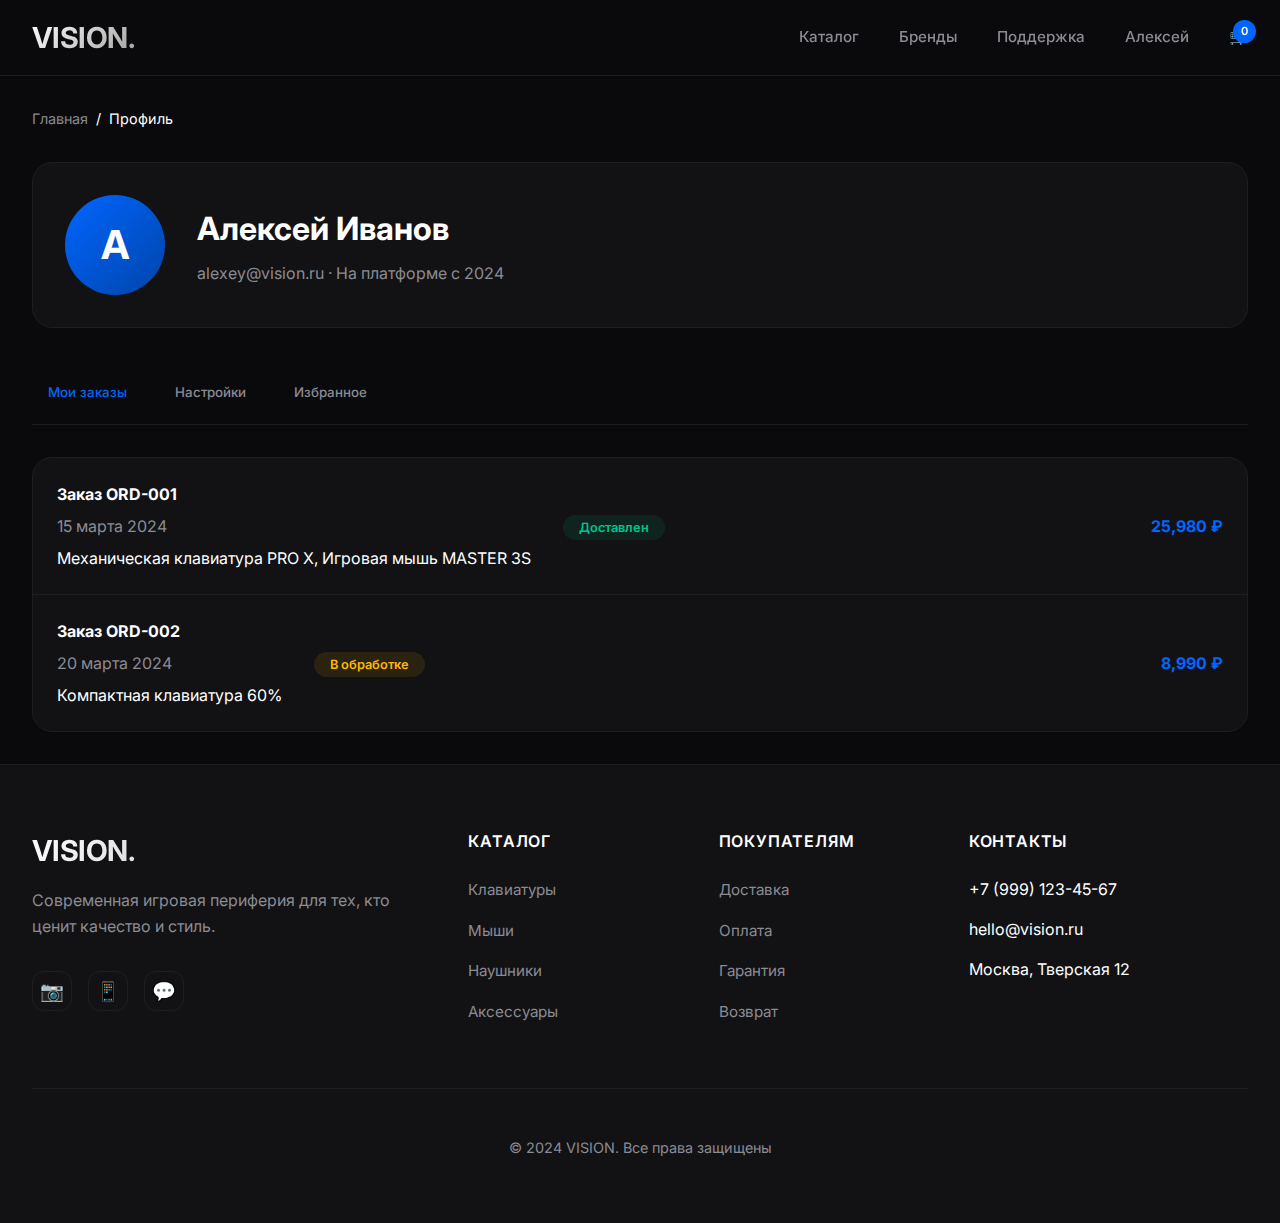
<file: profile.html>
<!DOCTYPE html>
<html lang="ru">
<head>
    <meta charset="UTF-8">
    <meta name="viewport" content="width=device-width, initial-scale=1.0">
    <title>VISION | Профиль</title>
    <link rel="stylesheet" href="assets/css/style.css">
</head>
<body>
    <header>
        <nav>
            <a href="index.html" class="logo">VISION.</a>
            <div class="nav-links">
                <a href="catalog.html">Каталог</a>
                <a href="#">Бренды</a>
                <a href="#">Поддержка</a>
                <a href="#" id="authBtn">Алексей</a>
                <a href="cart.html" class="cart-icon">
                    🛒
                    <span class="cart-count">0</span>
                </a>
            </div>
        </nav>
    </header>

    <main>
        <div class="breadcrumbs">
            <a href="index.html">Главная</a>
            <span>/</span>
            <span>Профиль</span>
        </div>

        <div class="profile-header">
            <div class="profile-avatar">A</div>
            <div class="profile-info">
                <h2>Алексей Иванов</h2>
                <p>alexey@vision.ru · На платформе с 2024</p>
            </div>
        </div>

        <div class="profile-tabs">
            <button class="profile-tab active" data-tab="orders">Мои заказы</button>
            <button class="profile-tab" data-tab="settings">Настройки</button>
            <button class="profile-tab" data-tab="wishlist">Избранное</button>
        </div>

        <div class="profile-tab-content" id="ordersTab" style="display: block;">
            <div class="orders-list" id="ordersList"></div>
        </div>

        <div class="profile-tab-content" id="settingsTab" style="display: none;">
            <div style="background: var(--bg-card); border: 1px solid var(--border); border-radius: 20px; padding: 2rem;">
                <h3 style="margin-bottom: 2rem;">Личные данные</h3>
                
                <form>
                    <div class="form-row">
                        <div class="form-group">
                            <label>Имя</label>
                            <input type="text" value="Алексей">
                        </div>
                        <div class="form-group">
                            <label>Фамилия</label>
                            <input type="text" value="Иванов">
                        </div>
                    </div>
                    
                    <div class="form-group">
                        <label>Email</label>
                        <input type="email" value="alexey@vision.ru">
                    </div>
                    
                    <div class="form-group">
                        <label>Телефон</label>
                        <input type="tel" value="+7 (999) 123-45-67">
                    </div>
                    
                    <div class="form-group">
                        <label>Адрес доставки</label>
                        <textarea>г. Москва, ул. Тверская, д. 12, кв. 34</textarea>
                    </div>
                    
                    <button class="btn">Сохранить изменения</button>
                </form>
            </div>
        </div>

        <div class="profile-tab-content" id="wishlistTab" style="display: none;">
            <div class="products-grid">
                <!-- Wishlist items would go here -->
            </div>
        </div>
    </main>

    <footer>
        <div class="footer-content">
            <div class="footer-section">
                <div class="footer-logo">VISION.</div>
                <p class="footer-desc">Современная игровая периферия для тех, кто ценит качество и стиль.</p>
                <div class="social-links">
                    <a href="#" class="social-link">📷</a>
                    <a href="#" class="social-link">📱</a>
                    <a href="#" class="social-link">💬</a>
                </div>
            </div>
            <div class="footer-section">
                <h4>Каталог</h4>
                <ul>
                    <li><a href="catalog.html?category=keyboards">Клавиатуры</a></li>
                    <li><a href="catalog.html?category=mice">Мыши</a></li>
                    <li><a href="catalog.html?category=headphones">Наушники</a></li>
                    <li><a href="catalog.html?category=accessories">Аксессуары</a></li>
                </ul>
            </div>
            <div class="footer-section">
                <h4>Покупателям</h4>
                <ul>
                    <li><a href="#">Доставка</a></li>
                    <li><a href="#">Оплата</a></li>
                    <li><a href="#">Гарантия</a></li>
                    <li><a href="#">Возврат</a></li>
                </ul>
            </div>
            <div class="footer-section">
                <h4>Контакты</h4>
                <ul>
                    <li>+7 (999) 123-45-67</li>
                    <li>hello@vision.ru</li>
                    <li>Москва, Тверская 12</li>
                </ul>
            </div>
        </div>
        <div class="copyright">
            © 2024 VISION. Все права защищены
        </div>
    </footer>

    <script src="assets/js/main.js"></script>
</body>
</html>
</file>
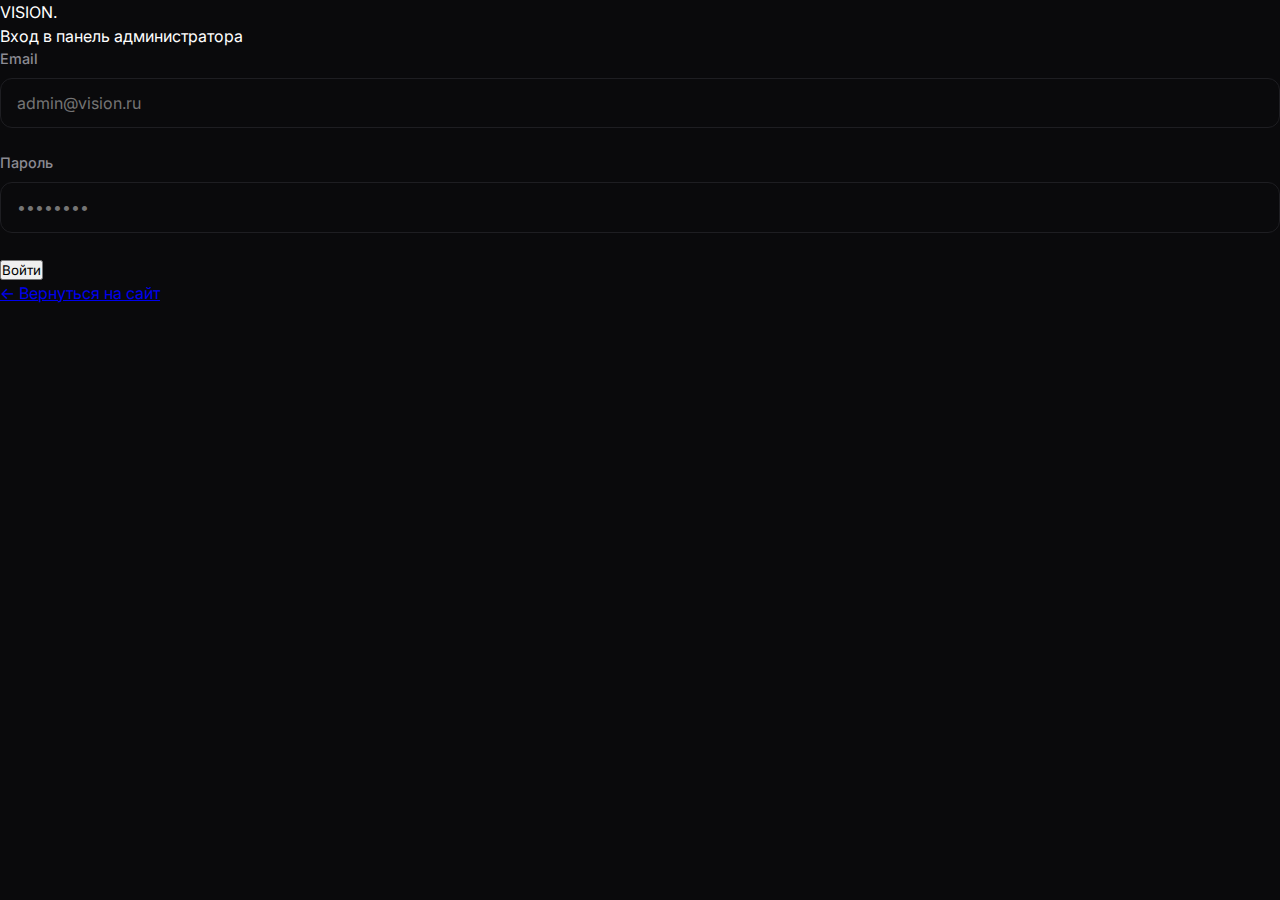
<file: admin-panel/login.html>
<!DOCTYPE html>
<html lang="ru">
<head>
    <meta charset="UTF-8">
    <meta name="viewport" content="width=device-width, initial-scale=1.0">
    <title>VISION | Вход в админку</title>
    <link rel="stylesheet" href="../assets/css/style.css">
    <link rel="shortcut icon" href="../assets/img/favico/V.svg" type="image/x-icon">
</head>
<body>
    <div class="login-page">
        <div class="login-card">
            <div class="login-header">
                <div class="login-logo">VISION.</div>
                <p class="login-subtitle">Вход в панель администратора</p>
            </div>

            <form class="login-form" id="loginForm">
                <div class="login-error" id="loginError"></div>

                <div class="form-group">
                    <label>Email</label>
                    <input type="email" id="email" placeholder="admin@vision.ru" required>
                </div>

                <div class="form-group">
                    <label>Пароль</label>
                    <input type="password" id="password" placeholder="••••••••" required>
                </div>

                <button type="submit" class="login-btn" id="loginBtn">
                    Войти
                </button>
            </form>

            <div class="login-links">
                <a href="../index.html">← Вернуться на сайт</a>
            </div>
        </div>
    </div>

    <script>
        const API_URL = 'http://localhost:3000/api';

        // Проверка авторизации
        const token = localStorage.getItem('adminToken');
        if (token) {
            window.location.href = 'index.html';
        }

        document.getElementById('loginForm').addEventListener('submit', async function(e) {
            e.preventDefault();
            
            const email = document.getElementById('email').value;
            const password = document.getElementById('password').value;
            const errorEl = document.getElementById('loginError');
            const loginBtn = document.getElementById('loginBtn');

            loginBtn.disabled = true;
            loginBtn.textContent = 'Вход...';
            errorEl.classList.remove('active');

            try {
                const response = await fetch(`${API_URL}/auth/login`, {
                    method: 'POST',
                    headers: {
                        'Content-Type': 'application/json'
                    },
                    body: JSON.stringify({ email, password })
                });

                const result = await response.json();

                if (result.success) {
                    // Проверка на админа
                    if (result.data.role !== 'admin') {
                        errorEl.textContent = 'У вас нет прав администратора';
                        errorEl.classList.add('active');
                        loginBtn.disabled = false;
                        loginBtn.textContent = 'Войти';
                        return;
                    }

                    // Сохранение токена
                    localStorage.setItem('adminToken', result.token);
                    window.location.href = 'index.html';
                } else {
                    errorEl.textContent = result.message || 'Неверный email или пароль';
                    errorEl.classList.add('active');
                    loginBtn.disabled = false;
                    loginBtn.textContent = 'Войти';
                }
            } catch (error) {
                console.error('Ошибка:', error);
                errorEl.textContent = 'Ошибка соединения с сервером';
                errorEl.classList.add('active');
                loginBtn.disabled = false;
                loginBtn.textContent = 'Войти';
            }
        });
    </script>
</body>
</html>
</file>
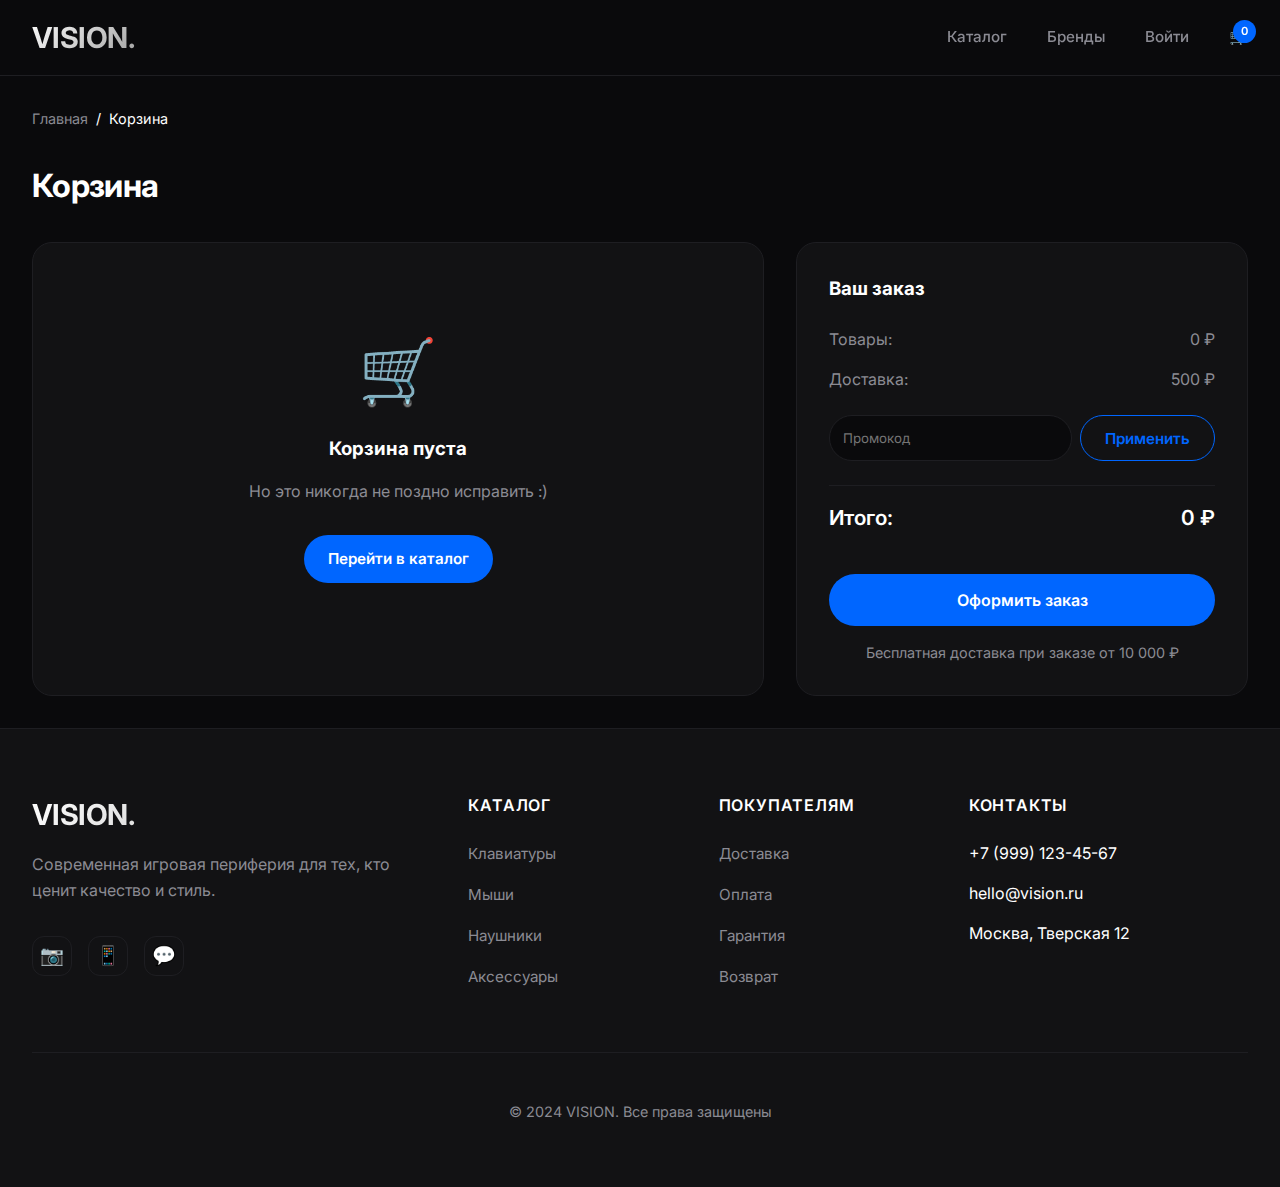
<file: pages/cart.html>
<!DOCTYPE html>
<html lang="ru">
<head>
    <meta charset="UTF-8">
    <meta name="viewport" content="width=device-width, initial-scale=1.0">
    <title>VISION | Корзина</title>
    <link rel="stylesheet" href="../assets/css/style.css">
</head>
<body>
    <header>
        <nav>
            <a href="../index.html" class="logo">VISION.</a>
            <div class="nav-links">
                <a href="catalog.html">Каталог</a>
                <a href="brands.html">Бренды</a>
                <a href="#" id="authBtn">Войти</a>
                <a href="cart.html" class="cart-icon">
                    🛒
                    <span class="cart-count">0</span>
                </a>
            </div>
        </nav>
    </header>

    <!-- Auth Modal (same as index.html) -->
    <div class="modal" id="authModal">
        <div class="modal-content">
            <div class="modal-header">
                <h2>Добро пожаловать</h2>
                <span class="close-modal" id="closeModal">&times;</span>
            </div>
            
            <div class="auth-tabs">
                <div class="auth-tab active" data-tab="login">Вход</div>
                <div class="auth-tab" data-tab="register">Регистрация</div>
            </div>

            <div class="auth-form active" id="loginForm">
                <form id="login">
                    <div class="form-group">
                        <label>Email</label>
                        <input type="email" placeholder="hello@vision.ru" required>
                    </div>
                    <div class="form-group">
                        <label>Пароль</label>
                        <input type="password" placeholder="••••••••" required>
                    </div>
                    <button type="submit" class="btn">Войти</button>
                </form>
            </div>

            <div class="auth-form" id="registerForm">
                <form id="register">
                    <div class="form-group">
                        <label>Имя</label>
                        <input type="text" placeholder="Алексей" required>
                    </div>
                    <div class="form-group">
                        <label>Email</label>
                        <input type="email" placeholder="hello@vision.ru" required>
                    </div>
                    <div class="form-group">
                        <label>Пароль</label>
                        <input type="password" placeholder="••••••••" required>
                    </div>
                    <div class="form-group">
                        <label>Подтвердите пароль</label>
                        <input type="password" placeholder="••••••••" required>
                    </div>
                    <button type="submit" class="btn">Создать аккаунт</button>
                </form>
            </div>
        </div>
    </div>

    <main>
        <div class="breadcrumbs">
            <a href="../index.html">Главная</a>
            <span>/</span>
            <span>Корзина</span>
        </div>

        <h1 class="section-title">Корзина</h1>

        <div class="cart-page">
            <div class="cart-items" id="cartItems"></div>

            <div class="cart-summary">
                <h3 style="margin-bottom: 1.5rem;">Ваш заказ</h3>
                
                <div class="summary-row">
                    <span>Товары:</span>
                    <span id="cartSubtotal">0 ₽</span>
                </div>
                <div class="summary-row">
                    <span>Доставка:</span>
                    <span id="cartShipping">500 ₽</span>
                </div>
                
                <div class="promo-code">
                    <input type="text" placeholder="Промокод">
                    <button class="btn btn-outline" style="padding: 0.8rem 1.5rem;">Применить</button>
                </div>
                
                <div class="summary-row total">
                    <span>Итого:</span>
                    <span id="cartTotal">0 ₽</span>
                </div>

                <button class="btn btn-large" style="width: 100%; margin-top: 1.5rem;" onclick="alert('Оформление заказа')">
                    Оформить заказ
                </button>
                
                <p style="text-align: center; margin-top: 1rem; color: var(--text-secondary); font-size: 0.9rem;">
                    Бесплатная доставка при заказе от 10 000 ₽
                </p>
            </div>
        </div>
    </main>

    <footer>
        <!-- Same footer as index.html -->
        <div class="footer-content">
            <div class="footer-section">
                <div class="footer-logo">VISION.</div>
                <p class="footer-desc">Современная игровая периферия для тех, кто ценит качество и стиль.</p>
                <div class="social-links">
                    <a href="#" class="social-link">📷</a>
                    <a href="#" class="social-link">📱</a>
                    <a href="#" class="social-link">💬</a>
                </div>
            </div>
            <div class="footer-section">
                <h4>Каталог</h4>
                <ul>
                    <li><a href="catalog.html?category=keyboards">Клавиатуры</a></li>
                    <li><a href="catalog.html?category=mice">Мыши</a></li>
                    <li><a href="catalog.html?category=headphones">Наушники</a></li>
                    <li><a href="catalog.html?category=accessories">Аксессуары</a></li>
                </ul>
            </div>
            <div class="footer-section">
                <h4>Покупателям</h4>
                <ul>
                    <li><a href="#">Доставка</a></li>
                    <li><a href="#">Оплата</a></li>
                    <li><a href="#">Гарантия</a></li>
                    <li><a href="#">Возврат</a></li>
                </ul>
            </div>
            <div class="footer-section">
                <h4>Контакты</h4>
                <ul>
                    <li>+7 (999) 123-45-67</li>
                    <li>hello@vision.ru</li>
                    <li>Москва, Тверская 12</li>
                </ul>
            </div>
        </div>
        <div class="copyright">
            © 2024 VISION. Все права защищены
        </div>
    </footer>

    <script src="../assets/js/main.js"></script>
</body>
</html>
</file>
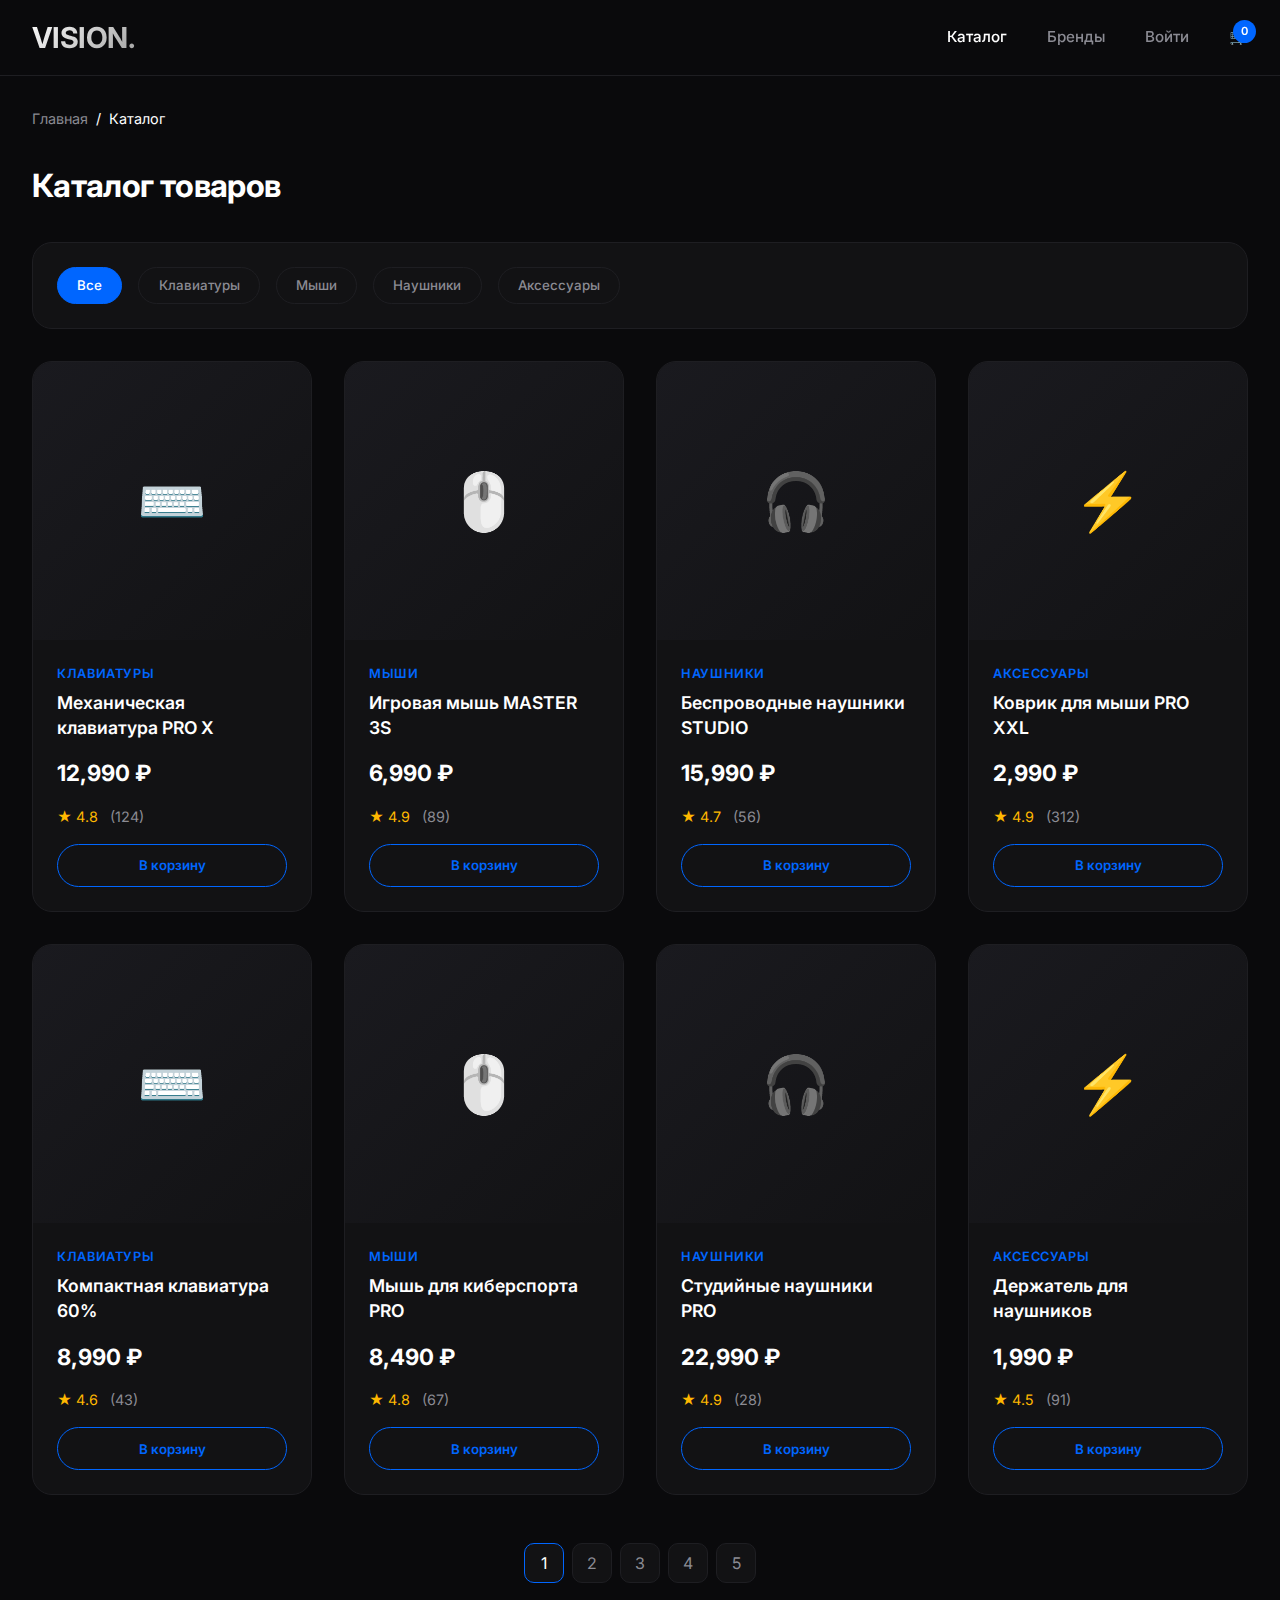
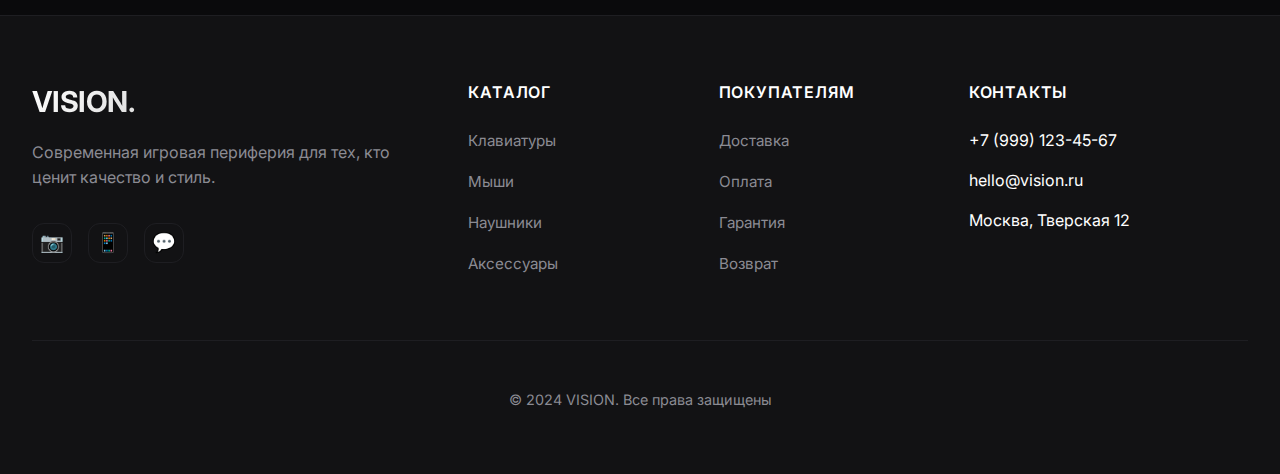
<file: pages/catalog.html>
<!DOCTYPE html>
<html lang="ru">
<head>
    <meta charset="UTF-8">
    <meta name="viewport" content="width=device-width, initial-scale=1.0">
    <title>VISION | Каталог</title>
    <link rel="stylesheet" href="../assets/css/style.css">
</head>
<body>
    <header>
        <nav>
            <a href="../index.html" class="logo">VISION.</a>
            <div class="nav-links">
                <a href="catalog.html" class="active">Каталог</a>
                <a href="brands.html">Бренды</a>
                <a href="#" id="authBtn">Войти</a>
                <a href="cart.html" class="cart-icon">
                    🛒
                    <span class="cart-count">0</span>
                </a>
            </div>
        </nav>
    </header>

    <!-- Auth Modal (same as index.html) -->
    <div class="modal" id="authModal">
        <div class="modal-content">
            <div class="modal-header">
                <h2>Добро пожаловать</h2>
                <span class="close-modal" id="closeModal">&times;</span>
            </div>
            
            <div class="auth-tabs">
                <div class="auth-tab active" data-tab="login">Вход</div>
                <div class="auth-tab" data-tab="register">Регистрация</div>
            </div>

            <div class="auth-form active" id="loginForm">
                <form id="login">
                    <div class="form-group">
                        <label>Email</label>
                        <input type="email" placeholder="hello@vision.ru" required>
                    </div>
                    <div class="form-group">
                        <label>Пароль</label>
                        <input type="password" placeholder="••••••••" required>
                    </div>
                    <button type="submit" class="btn">Войти</button>
                </form>
            </div>

            <div class="auth-form" id="registerForm">
                <form id="register">
                    <div class="form-group">
                        <label>Имя</label>
                        <input type="text" placeholder="Алексей" required>
                    </div>
                    <div class="form-group">
                        <label>Email</label>
                        <input type="email" placeholder="hello@vision.ru" required>
                    </div>
                    <div class="form-group">
                        <label>Пароль</label>
                        <input type="password" placeholder="••••••••" required>
                    </div>
                    <div class="form-group">
                        <label>Подтвердите пароль</label>
                        <input type="password" placeholder="••••••••" required>
                    </div>
                    <button type="submit" class="btn">Создать аккаунт</button>
                </form>
            </div>
        </div>
    </div>

    <main>
        <div class="breadcrumbs">
            <a href="../index.html">Главная</a>
            <span>/</span>
            <span>Каталог</span>
        </div>

        <h1 class="section-title">Каталог товаров</h1>

        <div class="filter-section">
            <div class="filter-buttons">
                <button class="filter-btn active" data-category="all">Все</button>
                <button class="filter-btn" data-category="Клавиатуры">Клавиатуры</button>
                <button class="filter-btn" data-category="Мыши">Мыши</button>
                <button class="filter-btn" data-category="Наушники">Наушники</button>
                <button class="filter-btn" data-category="Аксессуары">Аксессуары</button>
            </div>
        </div>

        <div class="products-grid" id="productsGrid"></div>

        <div class="pagination">
            <a href="#" class="page-link active">1</a>
            <a href="#" class="page-link">2</a>
            <a href="#" class="page-link">3</a>
            <a href="#" class="page-link">4</a>
            <a href="#" class="page-link">5</a>
        </div>
    </main>

    <footer>
        <!-- Same footer as index.html -->
        <div class="footer-content">
            <div class="footer-section">
                <div class="footer-logo">VISION.</div>
                <p class="footer-desc">Современная игровая периферия для тех, кто ценит качество и стиль.</p>
                <div class="social-links">
                    <a href="#" class="social-link">📷</a>
                    <a href="#" class="social-link">📱</a>
                    <a href="#" class="social-link">💬</a>
                </div>
            </div>
            <div class="footer-section">
                <h4>Каталог</h4>
                <ul>
                    <li><a href="catalog.html?category=keyboards">Клавиатуры</a></li>
                    <li><a href="catalog.html?category=mice">Мыши</a></li>
                    <li><a href="catalog.html?category=headphones">Наушники</a></li>
                    <li><a href="catalog.html?category=accessories">Аксессуары</a></li>
                </ul>
            </div>
            <div class="footer-section">
                <h4>Покупателям</h4>
                <ul>
                    <li><a href="#">Доставка</a></li>
                    <li><a href="#">Оплата</a></li>
                    <li><a href="#">Гарантия</a></li>
                    <li><a href="#">Возврат</a></li>
                </ul>
            </div>
            <div class="footer-section">
                <h4>Контакты</h4>
                <ul>
                    <li>+7 (999) 123-45-67</li>
                    <li>hello@vision.ru</li>
                    <li>Москва, Тверская 12</li>
                </ul>
            </div>
        </div>
        <div class="copyright">
            © 2024 VISION. Все права защищены
        </div>
    </footer>

    <script src="../assets/js/main.js"></script>
</body>
</html>
</file>
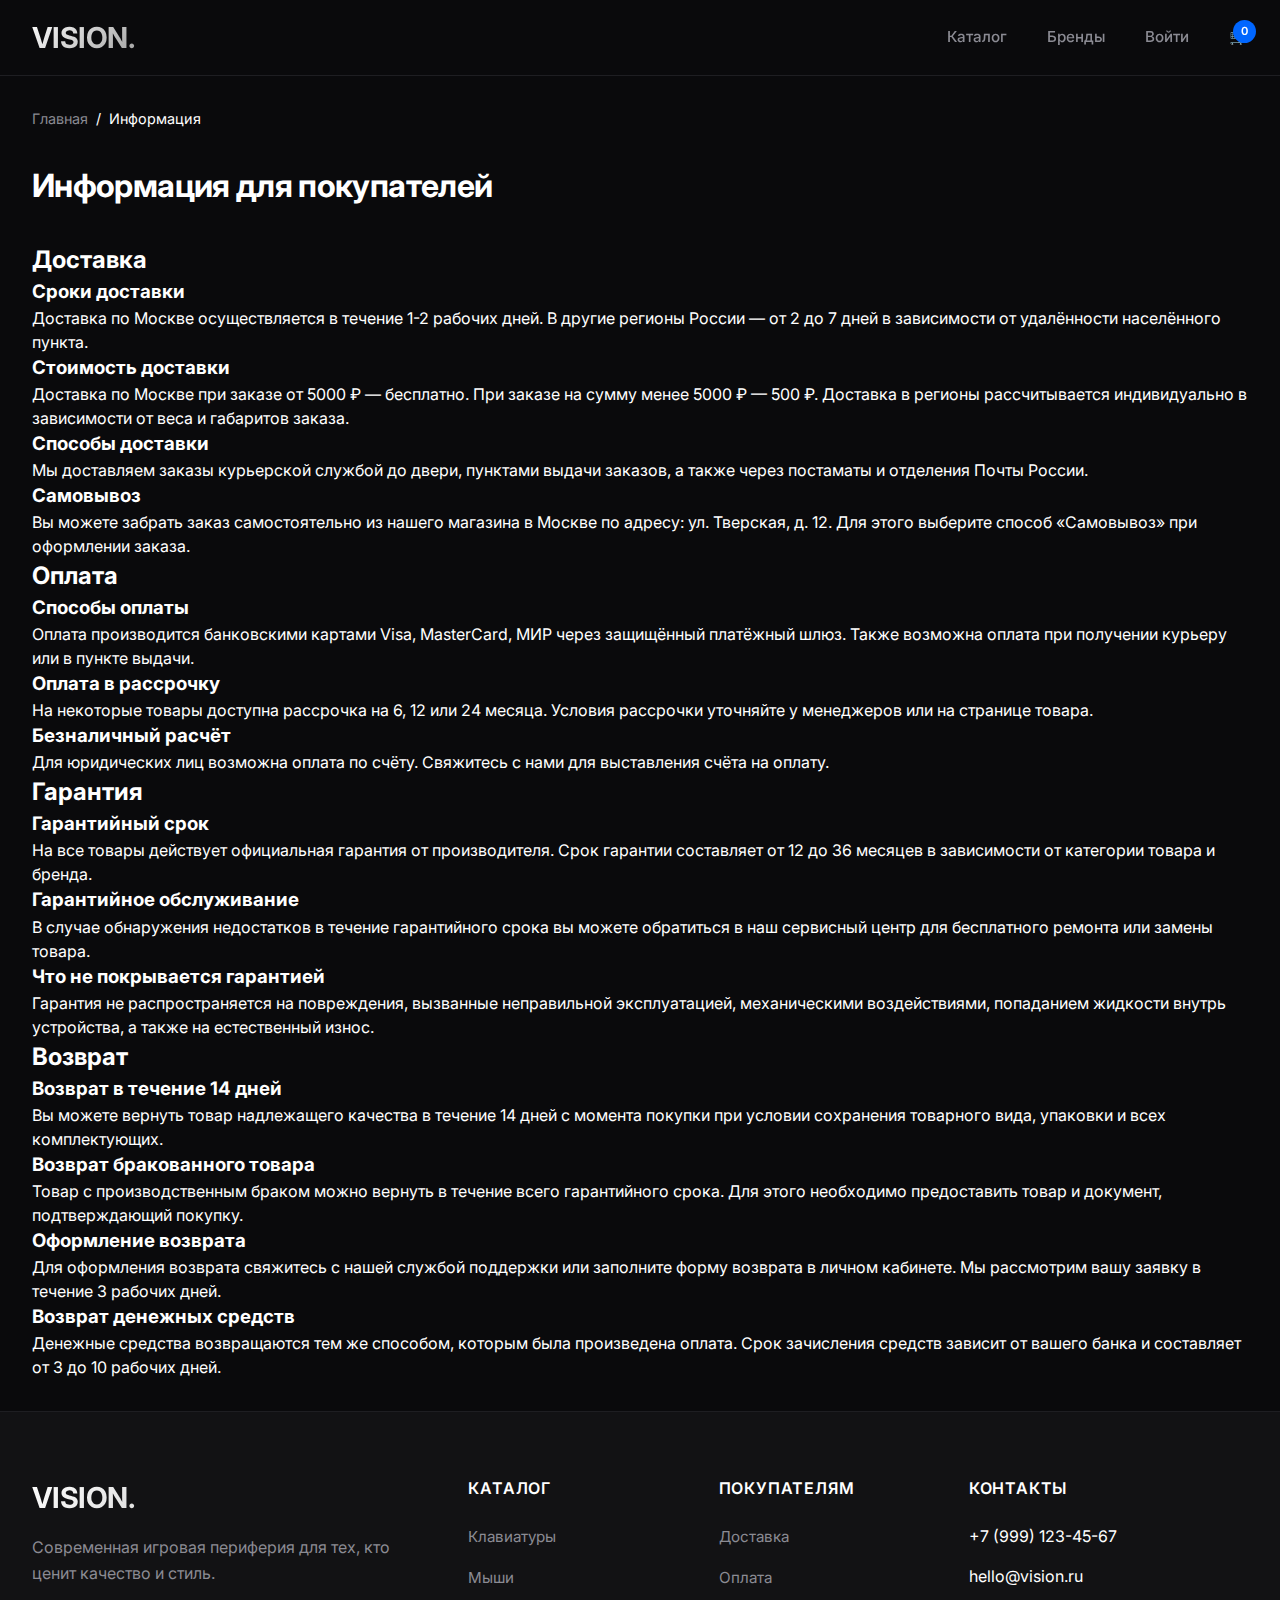
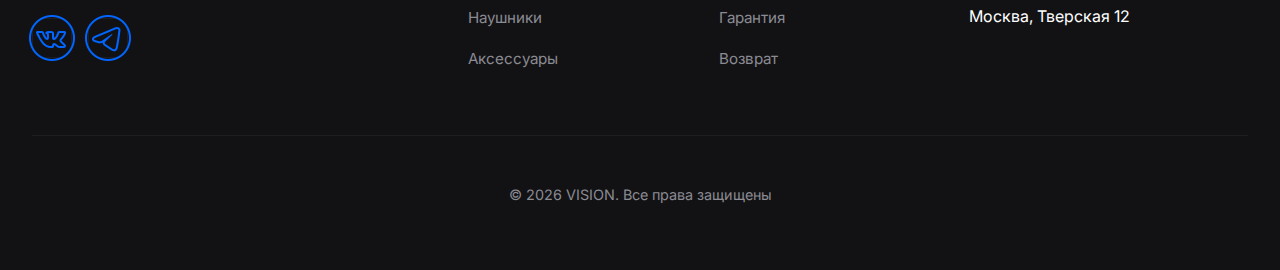
<file: pages/faq.html>
<!DOCTYPE html>
<html lang="ru">
<head>
    <meta charset="UTF-8">
    <meta name="viewport" content="width=device-width, initial-scale=1.0">
    <title>VISION | Доставка, оплата, гарантия и возврат</title>
    <link rel="stylesheet" href="../assets/css/style.css">
    <link rel="shortcut icon" href="../assets/img/favico/V.svg" type="image/x-icon">
</head>
<body>
    <header>
        <nav>
            <a href="../index.html" class="logo">VISION.</a>
            <div class="nav-links">
                <a href="catalog.html">Каталог</a>
                <a href="brands.html">Бренды</a>
                <a href="#" id="authBtn">Войти</a>
                <a href="cart.html" class="cart-icon">
                    🛒
                    <span class="cart-count">0</span>
                </a>
            </div>
        </nav>
    </header>

    <!-- Auth Modal -->
    <div class="modal" id="authModal">
        <div class="modal-content">
            <div class="modal-header">
                <h2>Добро пожаловать</h2>
                <span class="close-modal" id="closeModal">&times;</span>
            </div>

            <div class="auth-tabs">
                <div class="auth-tab active" data-tab="login">Вход</div>
                <div class="auth-tab" data-tab="register">Регистрация</div>
            </div>

            <div class="auth-form active" id="loginForm">
                <form id="login">
                    <div class="form-group">
                        <label>Email</label>
                        <input type="email" placeholder="hello@vision.ru" required>
                    </div>
                    <div class="form-group">
                        <label>Пароль</label>
                        <input type="password" placeholder="••••••••" required>
                    </div>
                    <button type="submit" class="btn">Войти</button>
                </form>
            </div>

            <div class="auth-form" id="registerForm">
                <form id="register">
                    <div class="form-group">
                        <label>Имя</label>
                        <input type="text" placeholder="Алексей" required>
                    </div>
                    <div class="form-group">
                        <label>Email</label>
                        <input type="email" placeholder="hello@vision.ru" required>
                    </div>
                    <div class="form-group">
                        <label>Пароль</label>
                        <input type="password" placeholder="••••••••" required>
                    </div>
                    <div class="form-group">
                        <label>Подтвердите пароль</label>
                        <input type="password" placeholder="••••••••" required>
                    </div>
                    <button type="submit" class="btn">Создать аккаунт</button>
                </form>
            </div>
        </div>
    </div>

    <main>
        <div class="breadcrumbs">
            <a href="../index.html">Главная</a>
            <span>/</span>
            <span>Информация</span>
        </div>

        <h1 class="section-title">Информация для покупателей</h1>

        <div class="faq-body">
            <section id="delivery" class="faq-section">
                    <h2>Доставка</h2>
                    
                    <div class="faq-item">
                        <h3>Сроки доставки</h3>
                        <p>Доставка по Москве осуществляется в течение 1-2 рабочих дней. В другие регионы России — от 2 до 7 дней в зависимости от удалённости населённого пункта.</p>
                    </div>

                    <div class="faq-item">
                        <h3>Стоимость доставки</h3>
                        <p>Доставка по Москве при заказе от 5000 ₽ — бесплатно. При заказе на сумму менее 5000 ₽ — 500 ₽. Доставка в регионы рассчитывается индивидуально в зависимости от веса и габаритов заказа.</p>
                    </div>

                    <div class="faq-item">
                        <h3>Способы доставки</h3>
                        <p>Мы доставляем заказы курьерской службой до двери, пунктами выдачи заказов, а также через постаматы и отделения Почты России.</p>
                    </div>

                    <div class="faq-item">
                        <h3>Самовывоз</h3>
                        <p>Вы можете забрать заказ самостоятельно из нашего магазина в Москве по адресу: ул. Тверская, д. 12. Для этого выберите способ «Самовывоз» при оформлении заказа.</p>
                    </div>
                </section>

                <section id="payment" class="faq-section">
                    <h2>Оплата</h2>
                    
                    <div class="faq-item">
                        <h3>Способы оплаты</h3>
                        <p>Оплата производится банковскими картами Visa, MasterCard, МИР через защищённый платёжный шлюз. Также возможна оплата при получении курьеру или в пункте выдачи.</p>
                    </div>

                    <div class="faq-item">
                        <h3>Оплата в рассрочку</h3>
                        <p>На некоторые товары доступна рассрочка на 6, 12 или 24 месяца. Условия рассрочки уточняйте у менеджеров или на странице товара.</p>
                    </div>

                    <div class="faq-item">
                        <h3>Безналичный расчёт</h3>
                        <p>Для юридических лиц возможна оплата по счёту. Свяжитесь с нами для выставления счёта на оплату.</p>
                    </div>
                </section>

                <section id="warranty" class="faq-section">
                    <h2>Гарантия</h2>
                    
                    <div class="faq-item">
                        <h3>Гарантийный срок</h3>
                        <p>На все товары действует официальная гарантия от производителя. Срок гарантии составляет от 12 до 36 месяцев в зависимости от категории товара и бренда.</p>
                    </div>

                    <div class="faq-item">
                        <h3>Гарантийное обслуживание</h3>
                        <p>В случае обнаружения недостатков в течение гарантийного срока вы можете обратиться в наш сервисный центр для бесплатного ремонта или замены товара.</p>
                    </div>

                    <div class="faq-item">
                        <h3>Что не покрывается гарантией</h3>
                        <p>Гарантия не распространяется на повреждения, вызванные неправильной эксплуатацией, механическими воздействиями, попаданием жидкости внутрь устройства, а также на естественный износ.</p>
                    </div>
                </section>

                <section id="return" class="faq-section">
                    <h2>Возврат</h2>
                    
                    <div class="faq-item">
                        <h3>Возврат в течение 14 дней</h3>
                        <p>Вы можете вернуть товар надлежащего качества в течение 14 дней с момента покупки при условии сохранения товарного вида, упаковки и всех комплектующих.</p>
                    </div>

                    <div class="faq-item">
                        <h3>Возврат бракованного товара</h3>
                        <p>Товар с производственным браком можно вернуть в течение всего гарантийного срока. Для этого необходимо предоставить товар и документ, подтверждающий покупку.</p>
                    </div>

                    <div class="faq-item">
                        <h3>Оформление возврата</h3>
                        <p>Для оформления возврата свяжитесь с нашей службой поддержки или заполните форму возврата в личном кабинете. Мы рассмотрим вашу заявку в течение 3 рабочих дней.</p>
                    </div>

                    <div class="faq-item">
                        <h3>Возврат денежных средств</h3>
                        <p>Денежные средства возвращаются тем же способом, которым была произведена оплата. Срок зачисления средств зависит от вашего банка и составляет от 3 до 10 рабочих дней.</p>
                    </div>
                </section>
        </div>
    </main>

    <footer>
        <div class="footer-content">
            <div class="footer-section">
                <div class="footer-logo">VISION.</div>
                <p class="footer-desc">Современная игровая периферия для тех, кто ценит качество и стиль.</p>
                <div class="social-links">
                    <a href="#" class="social-link"><img src="../assets/img/social/social-vk.png" alt="vk-icon"></a>
                    <a href="#" class="social-link"><img src="../assets/img/social/social-telegram.png" alt="telegram-icon"></a>
                </div>
            </div>
            <div class="footer-section">
                <h4>Каталог</h4>
                <ul>
                    <li><a href="catalog.html?category=keyboards">Клавиатуры</a></li>
                    <li><a href="catalog.html?category=mice">Мыши</a></li>
                    <li><a href="catalog.html?category=headphones">Наушники</a></li>
                    <li><a href="catalog.html?category=accessories">Аксессуары</a></li>
                </ul>
            </div>
            <div class="footer-section">
                <h4>Покупателям</h4>
                <ul>
                    <li><a href="faq.html#delivery">Доставка</a></li>
                    <li><a href="faq.html#payment">Оплата</a></li>
                    <li><a href="faq.html#warranty">Гарантия</a></li>
                    <li><a href="faq.html#return">Возврат</a></li>
                </ul>
            </div>
            <div class="footer-section">
                <h4>Контакты</h4>
                <ul>
                    <li>+7 (999) 123-45-67</li>
                    <li>hello@vision.ru</li>
                    <li>Москва, Тверская 12</li>
                </ul>
            </div>
        </div>
        <div class="copyright">
            © 2026 VISION. Все права защищены
        </div>
    </footer>

    <script src="../assets/js/main.js"></script>
    <script>
        // Плавная прокрутка к якорям
        document.querySelectorAll('a[href^="#"]').forEach(anchor => {
            anchor.addEventListener('click', function (e) {
                e.preventDefault();
                const target = document.querySelector(this.getAttribute('href'));
                if (target) {
                    target.scrollIntoView({
                        behavior: 'smooth',
                        block: 'start'
                    });
                }
            });
        });
    </script>
</body>
</html>
</file>
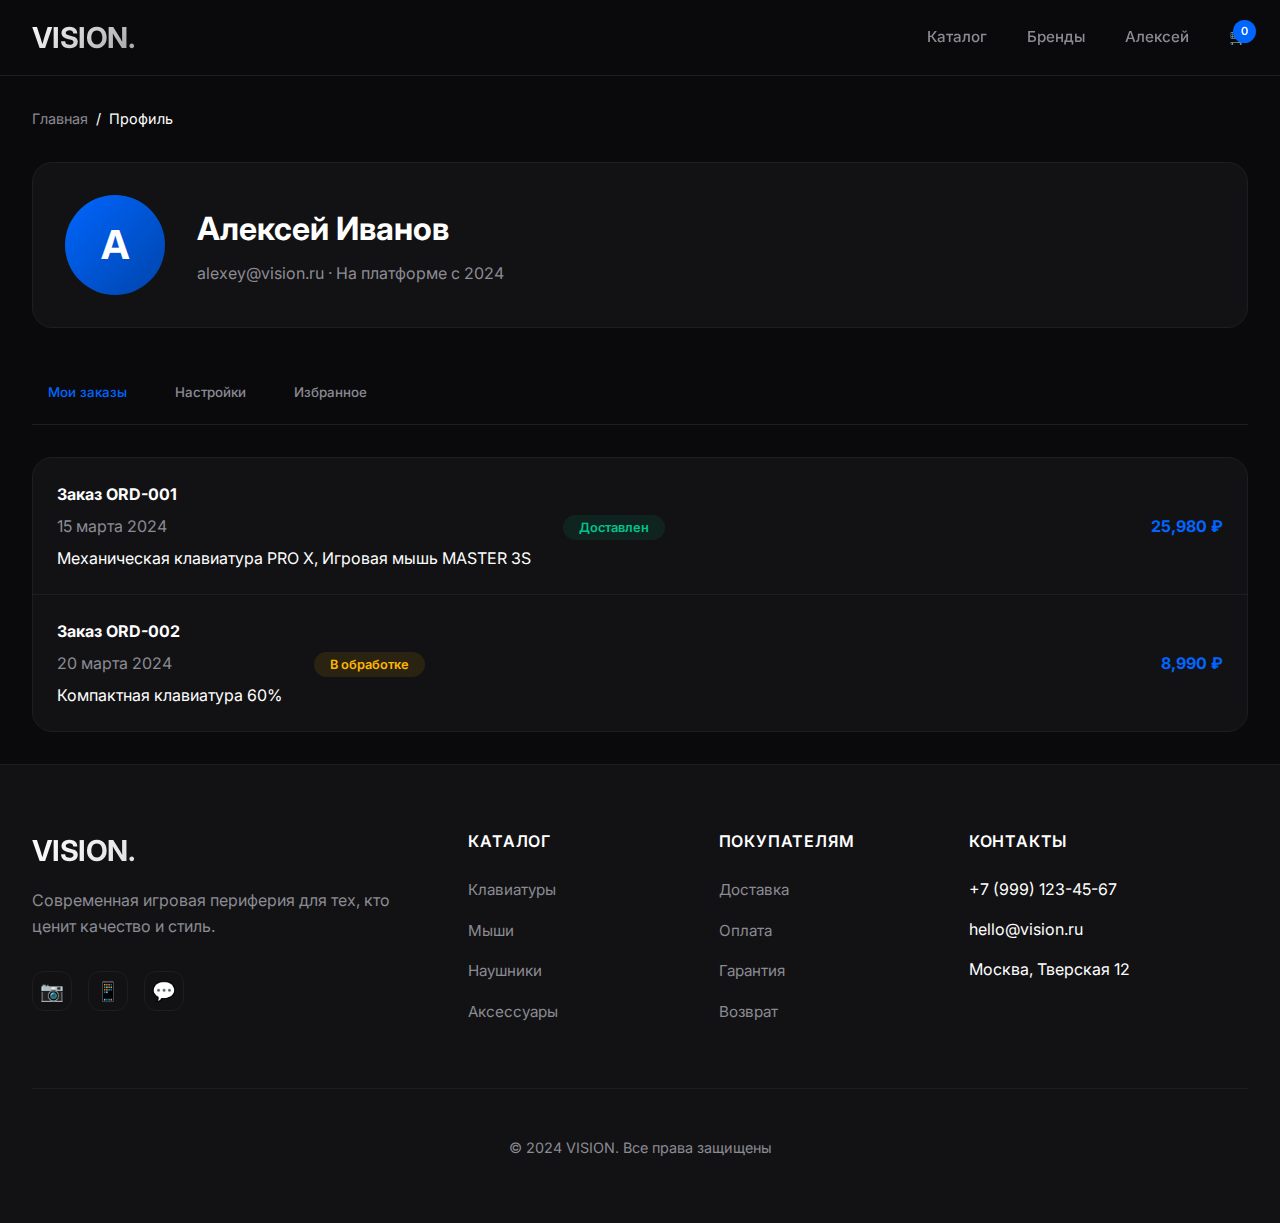
<file: pages/profile.html>
<!DOCTYPE html>
<html lang="ru">
<head>
    <meta charset="UTF-8">
    <meta name="viewport" content="width=device-width, initial-scale=1.0">
    <title>VISION | Профиль</title>
    <link rel="stylesheet" href="../assets/css/style.css">
</head>
<body>
    <header>
        <nav>
            <a href="../index.html" class="logo">VISION.</a>
            <div class="nav-links">
                <a href="catalog.html">Каталог</a>
                <a href="brands.html">Бренды</a>
                <a href="#" id="authBtn">Алексей</a>
                <a href="cart.html" class="cart-icon">
                    🛒
                    <span class="cart-count">0</span>
                </a>
            </div>
        </nav>
    </header>

    <main>
        <div class="breadcrumbs">
            <a href="../index.html">Главная</a>
            <span>/</span>
            <span>Профиль</span>
        </div>

        <div class="profile-header">
            <div class="profile-avatar">A</div>
            <div class="profile-info">
                <h2>Алексей Иванов</h2>
                <p>alexey@vision.ru · На платформе с 2024</p>
            </div>
        </div>

        <div class="profile-tabs">
            <button class="profile-tab active" data-tab="orders">Мои заказы</button>
            <button class="profile-tab" data-tab="settings">Настройки</button>
            <button class="profile-tab" data-tab="wishlist">Избранное</button>
        </div>

        <div class="profile-tab-content" id="ordersTab" style="display: block;">
            <div class="orders-list" id="ordersList"></div>
        </div>

        <div class="profile-tab-content" id="settingsTab" style="display: none;">
            <div style="background: var(--bg-card); border: 1px solid var(--border); border-radius: 20px; padding: 2rem;">
                <h3 style="margin-bottom: 2rem;">Личные данные</h3>
                
                <form>
                    <div class="form-row">
                        <div class="form-group">
                            <label>Имя</label>
                            <input type="text" value="Алексей">
                        </div>
                        <div class="form-group">
                            <label>Фамилия</label>
                            <input type="text" value="Иванов">
                        </div>
                    </div>
                    
                    <div class="form-group">
                        <label>Email</label>
                        <input type="email" value="alexey@vision.ru">
                    </div>
                    
                    <div class="form-group">
                        <label>Телефон</label>
                        <input type="tel" value="+7 (999) 123-45-67">
                    </div>
                    
                    <div class="form-group">
                        <label>Адрес доставки</label>
                        <textarea>г. Москва, ул. Тверская, д. 12, кв. 34</textarea>
                    </div>
                    
                    <button class="btn">Сохранить изменения</button>
                </form>
            </div>
        </div>

        <div class="profile-tab-content" id="wishlistTab" style="display: none;">
            <div class="products-grid">
                <!-- Wishlist items would go here -->
            </div>
        </div>
    </main>

    <footer>
        <div class="footer-content">
            <div class="footer-section">
                <div class="footer-logo">VISION.</div>
                <p class="footer-desc">Современная игровая периферия для тех, кто ценит качество и стиль.</p>
                <div class="social-links">
                    <a href="#" class="social-link">📷</a>
                    <a href="#" class="social-link">📱</a>
                    <a href="#" class="social-link">💬</a>
                </div>
            </div>
            <div class="footer-section">
                <h4>Каталог</h4>
                <ul>
                    <li><a href="catalog.html?category=keyboards">Клавиатуры</a></li>
                    <li><a href="catalog.html?category=mice">Мыши</a></li>
                    <li><a href="catalog.html?category=headphones">Наушники</a></li>
                    <li><a href="catalog.html?category=accessories">Аксессуары</a></li>
                </ul>
            </div>
            <div class="footer-section">
                <h4>Покупателям</h4>
                <ul>
                    <li><a href="#">Доставка</a></li>
                    <li><a href="#">Оплата</a></li>
                    <li><a href="#">Гарантия</a></li>
                    <li><a href="#">Возврат</a></li>
                </ul>
            </div>
            <div class="footer-section">
                <h4>Контакты</h4>
                <ul>
                    <li>+7 (999) 123-45-67</li>
                    <li>hello@vision.ru</li>
                    <li>Москва, Тверская 12</li>
                </ul>
            </div>
        </div>
        <div class="copyright">
            © 2024 VISION. Все права защищены
        </div>
    </footer>

    <script src="../assets/js/main.js"></script>
</body>
</html>
</file>
<file: assets/css/style.css>
/* style.css */
@import url('https://fonts.googleapis.com/css2?family=Inter:wght@300;400;500;600;700;800&display=swap');

* {
    margin: 0;
    padding: 0;
    box-sizing: border-box;
    font-family: 'Inter', sans-serif;
}

:root {
    --bg: #0a0a0c;
    --bg-card: #121214;
    --accent: #0066ff;
    --accent-glow: rgba(0, 102, 255, 0.3);
    --text: #ffffff;
    --text-secondary: #8b8b93;
    --border: #1e1e22;
    --success: #00c48c;
    --warning: #ffb800;
    --danger: #ff3b30;
}

body {
    background-color: var(--bg);
    color: var(--text);
    line-height: 1.5;
    min-height: 100vh;
    display: flex;
    flex-direction: column;
}

/* Header */
header {
    position: sticky;
    top: 0;
    z-index: 100;
    background: rgba(10, 10, 12, 0.8);
    backdrop-filter: blur(12px);
    border-bottom: 1px solid var(--border);
}

nav {
    max-width: 1280px;
    margin: 0 auto;
    padding: 1rem 2rem;
    display: flex;
    justify-content: space-between;
    align-items: center;
}

.logo {
    font-size: 1.8rem;
    font-weight: 700;
    letter-spacing: -0.02em;
    background: linear-gradient(135deg, #fff, #a0a0a0);
    -webkit-background-clip: text;
    -webkit-text-fill-color: transparent;
    background-clip: text;
    text-decoration: none;
}

.nav-links {
    display: flex;
    gap: 2.5rem;
    align-items: center;
}

.nav-links a {
    color: var(--text-secondary);
    text-decoration: none;
    font-weight: 500;
    font-size: 0.95rem;
    transition: color 0.2s;
}

.nav-links a:hover,
.nav-links a.active {
    color: var(--text);
}

.cart-icon {
    position: relative;
    cursor: pointer;
    font-size: 1.4rem;
    color: var(--text);
    transition: opacity 0.2s;
    text-decoration: none;
}

.cart-icon:hover {
    opacity: 0.7;
}

.cart-count {
    position: absolute;
    top: -6px;
    right: -8px;
    background: var(--accent);
    color: white;
    border-radius: 20px;
    padding: 0.2rem 0.5rem;
    font-size: 0.7rem;
    font-weight: 600;
    min-width: 18px;
    text-align: center;
}

/* Main content */
main {
    flex: 1;
    max-width: 1280px;
    margin: 0 auto;
    padding: 2rem;
    width: 100%;
}

/* Breadcrumbs */
.breadcrumbs {
    display: flex;
    gap: 0.5rem;
    align-items: center;
    margin-bottom: 2rem;
    color: var(--text-secondary);
    font-size: 0.9rem;
}

.breadcrumbs a {
    color: var(--text-secondary);
    text-decoration: none;
    transition: color 0.2s;
}

.breadcrumbs a:hover {
    color: var(--accent);
}

.breadcrumbs span {
    color: var(--text);
}

/* Buttons */
.btn {
    display: inline-block;
    padding: 0.8rem 1.5rem;
    background: var(--accent);
    color: white;
    border: none;
    border-radius: 30px;
    font-weight: 600;
    font-size: 0.95rem;
    cursor: pointer;
    transition: opacity 0.2s;
    text-decoration: none;
    text-align: center;
}

.btn:hover {
    opacity: 0.9;
}

.btn-outline {
    background: transparent;
    border: 1px solid var(--accent);
    color: var(--accent);
}

.btn-outline:hover {
    background: var(--accent);
    color: white;
    opacity: 1;
}

.btn-large {
    padding: 1rem 2rem;
    font-size: 1rem;
}

/* Hero section */
.hero {
    margin-bottom: 4rem;
}

.hero-content {
    display: flex;
    flex-direction: column;
    gap: 2rem;
}

.hero h1 {
    font-size: 4rem;
    font-weight: 800;
    letter-spacing: -0.03em;
    line-height: 1.1;
    max-width: 800px;
    background: linear-gradient(135deg, #fff, #a0a0a0);
    -webkit-background-clip: text;
    -webkit-text-fill-color: transparent;
    background-clip: text;
}

.hero p {
    font-size: 1.2rem;
    color: var(--text-secondary);
    max-width: 600px;
}

.hero-stats {
    display: flex;
    gap: 3rem;
    margin-top: 1rem;
}

.stat-item {
    display: flex;
    flex-direction: column;
    gap: 0.3rem;
}

.stat-value {
    font-size: 2rem;
    font-weight: 700;
    color: var(--text);
}

.stat-label {
    color: var(--text-secondary);
    font-size: 0.9rem;
    text-transform: uppercase;
    letter-spacing: 0.05em;
}

/* Section titles */
.section-title {
    font-size: 2rem;
    font-weight: 700;
    margin-bottom: 2rem;
    letter-spacing: -0.02em;
}

.section-header {
    display: flex;
    justify-content: space-between;
    align-items: center;
    margin-bottom: 2rem;
}

/* Categories */
.category-grid {
    display: grid;
    grid-template-columns: repeat(4, 1fr);
    gap: 1.5rem;
    margin-bottom: 4rem;
}

.category-card {
    background: var(--bg-card);
    border: 1px solid var(--border);
    border-radius: 20px;
    padding: 2rem;
    transition: all 0.3s;
    cursor: pointer;
    text-decoration: none;
    color: inherit;
}

.category-card:hover {
    border-color: var(--accent);
    transform: translateY(-4px);
    box-shadow: 0 20px 40px rgba(0, 102, 255, 0.1);
}

.category-icon {
    font-size: 2.5rem;
    margin-bottom: 1.5rem;
}

.category-title {
    font-size: 1.3rem;
    font-weight: 600;
    margin-bottom: 0.5rem;
}

.category-count {
    color: var(--text-secondary);
    font-size: 0.95rem;
}

/* Products grid */
.products-grid {
    display: grid;
    grid-template-columns: repeat(4, 1fr);
    gap: 2rem;
    margin-bottom: 3rem;
}

.product-card {
    background: var(--bg-card);
    border: 1px solid var(--border);
    border-radius: 20px;
    overflow: hidden;
    transition: all 0.3s;
    text-decoration: none;
    color: inherit;
}

.product-card:hover {
    border-color: var(--accent);
    transform: translateY(-4px);
    box-shadow: 0 20px 40px rgba(0, 102, 255, 0.1);
}

.product-image {
    width: 100%;
    aspect-ratio: 1;
    background: linear-gradient(135deg, #1a1a1f, #121214);
    display: flex;
    align-items: center;
    justify-content: center;
    font-size: 3.5rem;
}

.product-info {
    padding: 1.5rem;
}

.product-category {
    color: var(--accent);
    font-size: 0.8rem;
    font-weight: 600;
    text-transform: uppercase;
    letter-spacing: 0.05em;
    margin-bottom: 0.5rem;
}

.product-title {
    font-size: 1.1rem;
    font-weight: 600;
    margin-bottom: 0.5rem;
    line-height: 1.4;
}

.product-price {
    font-size: 1.4rem;
    font-weight: 700;
    color: var(--text);
    margin: 1rem 0;
}

.product-rating {
    color: var(--warning);
    font-size: 0.9rem;
    margin-bottom: 1rem;
}

.product-rating span {
    color: var(--text-secondary);
    margin-left: 0.5rem;
}

.add-to-cart {
    width: 100%;
    padding: 0.8rem;
    background: transparent;
    border: 1px solid var(--accent);
    border-radius: 30px;
    color: var(--accent);
    font-weight: 600;
    cursor: pointer;
    transition: all 0.2s;
}

.add-to-cart:hover {
    background: var(--accent);
    color: white;
}

/* Filters */
.filter-section {
    background: var(--bg-card);
    border: 1px solid var(--border);
    border-radius: 20px;
    padding: 1.5rem;
    margin-bottom: 2rem;
}

.filter-group {
    margin-bottom: 1.5rem;
}

.filter-group:last-child {
    margin-bottom: 0;
}

.filter-group h4 {
    margin-bottom: 1rem;
    font-size: 1rem;
    color: var(--text);
}

.filter-options {
    display: flex;
    flex-direction: column;
    gap: 0.8rem;
}

.filter-checkbox {
    display: flex;
    align-items: center;
    gap: 0.8rem;
    color: var(--text-secondary);
    cursor: pointer;
}

.filter-checkbox input[type="checkbox"] {
    width: 18px;
    height: 18px;
    accent-color: var(--accent);
}

.filter-buttons {
    display: flex;
    gap: 1rem;
    flex-wrap: wrap;
}

.filter-btn {
    padding: 0.6rem 1.2rem;
    background: transparent;
    border: 1px solid var(--border);
    border-radius: 30px;
    color: var(--text-secondary);
    font-weight: 500;
    cursor: pointer;
    transition: all 0.2s;
}

.filter-btn:hover {
    border-color: var(--accent);
    color: var(--text);
}

.filter-btn.active {
    background: var(--accent);
    border-color: var(--accent);
    color: white;
}

.price-range {
    display: flex;
    gap: 1rem;
    align-items: center;
}

.price-range input {
    flex: 1;
    padding: 0.6rem;
    background: var(--bg);
    border: 1px solid var(--border);
    border-radius: 8px;
    color: var(--text);
}

/* Product page */
.product-page {
    display: grid;
    grid-template-columns: 1fr 1fr;
    gap: 3rem;
    margin-bottom: 4rem;
}

.product-gallery {
    background: var(--bg-card);
    border: 1px solid var(--border);
    border-radius: 20px;
    padding: 2rem;
}

.product-main-image {
    width: 100%;
    aspect-ratio: 1;
    background: linear-gradient(135deg, #1a1a1f, #121214);
    border-radius: 12px;
    display: flex;
    align-items: center;
    justify-content: center;
    font-size: 8rem;
    margin-bottom: 1rem;
}

.product-thumbnails {
    display: grid;
    grid-template-columns: repeat(4, 1fr);
    gap: 1rem;
}

.thumbnail {
    aspect-ratio: 1;
    background: linear-gradient(135deg, #1a1a1f, #121214);
    border-radius: 8px;
    cursor: pointer;
    transition: all 0.2s;
    border: 2px solid transparent;
}

.thumbnail:hover,
.thumbnail.active {
    border-color: var(--accent);
}

.product-details h1 {
    font-size: 2.5rem;
    font-weight: 700;
    margin-bottom: 1rem;
    letter-spacing: -0.02em;
}

.product-meta {
    display: flex;
    gap: 2rem;
    margin-bottom: 2rem;
    padding-bottom: 2rem;
    border-bottom: 1px solid var(--border);
}

.meta-item {
    display: flex;
    flex-direction: column;
    gap: 0.3rem;
}

.meta-label {
    color: var(--text-secondary);
    font-size: 0.9rem;
}

.meta-value {
    font-weight: 600;
}

.product-description {
    margin-bottom: 2rem;
    color: var(--text-secondary);
    line-height: 1.7;
}

.product-options {
    margin-bottom: 2rem;
}

.option-group {
    margin-bottom: 1.5rem;
}

.option-group label {
    display: block;
    margin-bottom: 0.8rem;
    font-weight: 600;
}

.option-buttons {
    display: flex;
    gap: 1rem;
    flex-wrap: wrap;
}

.option-btn {
    padding: 0.8rem 1.5rem;
    background: transparent;
    border: 1px solid var(--border);
    border-radius: 30px;
    color: var(--text-secondary);
    cursor: pointer;
    transition: all 0.2s;
}

.option-btn:hover,
.option-btn.active {
    border-color: var(--accent);
    color: var(--text);
}

.product-price-large {
    font-size: 3rem;
    font-weight: 700;
    color: var(--accent);
    margin-bottom: 2rem;
}

.product-actions {
    display: flex;
    gap: 1rem;
    margin-bottom: 2rem;
}

.product-actions .btn {
    flex: 1;
    padding: 1.2rem;
}

.quantity-selector {
    display: flex;
    align-items: center;
    gap: 1rem;
    background: var(--bg);
    border: 1px solid var(--border);
    border-radius: 30px;
    padding: 0.3rem;
}

.quantity-btn {
    width: 40px;
    height: 40px;
    background: transparent;
    border: none;
    color: var(--text);
    font-size: 1.2rem;
    cursor: pointer;
    transition: color 0.2s;
}

.quantity-btn:hover {
    color: var(--accent);
}

.quantity-value {
    font-weight: 600;
    min-width: 40px;
    text-align: center;
}

/* Cart page */
.cart-page {
    display: grid;
    grid-template-columns: 2fr 1fr;
    gap: 2rem;
}

.cart-items {
    background: var(--bg-card);
    border: 1px solid var(--border);
    border-radius: 20px;
    padding: 2rem;
}

.cart-item {
    display: grid;
    grid-template-columns: auto 1fr auto;
    gap: 1.5rem;
    padding: 1.5rem 0;
    border-bottom: 1px solid var(--border);
}

.cart-item:first-child {
    padding-top: 0;
}

.cart-item:last-child {
    padding-bottom: 0;
    border-bottom: none;
}

.cart-item-image {
    width: 100px;
    height: 100px;
    background: linear-gradient(135deg, #1a1a1f, #121214);
    border-radius: 12px;
    display: flex;
    align-items: center;
    justify-content: center;
    font-size: 2.5rem;
}

.cart-item-info h3 {
    font-size: 1.2rem;
    margin-bottom: 0.5rem;
}

.cart-item-price {
    color: var(--accent);
    font-weight: 600;
    margin-bottom: 0.5rem;
}

.cart-item-remove {
    background: transparent;
    border: none;
    color: var(--text-secondary);
    cursor: pointer;
    font-size: 1.2rem;
    transition: color 0.2s;
}

.cart-item-remove:hover {
    color: var(--danger);
}

.cart-summary {
    background: var(--bg-card);
    border: 1px solid var(--border);
    border-radius: 20px;
    padding: 2rem;
    position: sticky;
    top: 100px;
    height: fit-content;
}

.summary-row {
    display: flex;
    justify-content: space-between;
    margin-bottom: 1rem;
    color: var(--text-secondary);
}

.summary-row.total {
    margin-top: 1rem;
    padding-top: 1rem;
    border-top: 1px solid var(--border);
    font-size: 1.3rem;
    font-weight: 600;
    color: var(--text);
}

.promo-code {
    display: flex;
    gap: 0.5rem;
    margin: 1.5rem 0;
}

.promo-code input {
    flex: 1;
    padding: 0.8rem;
    background: var(--bg);
    border: 1px solid var(--border);
    border-radius: 30px;
    color: var(--text);
}

/* Profile page */
.profile-header {
    display: flex;
    align-items: center;
    gap: 2rem;
    margin-bottom: 3rem;
    padding: 2rem;
    background: var(--bg-card);
    border: 1px solid var(--border);
    border-radius: 20px;
}

.profile-avatar {
    width: 100px;
    height: 100px;
    background: linear-gradient(135deg, var(--accent), #0044aa);
    border-radius: 50%;
    display: flex;
    align-items: center;
    justify-content: center;
    font-size: 2.5rem;
    font-weight: 700;
    color: white;
}

.profile-info h2 {
    font-size: 2rem;
    margin-bottom: 0.5rem;
}

.profile-info p {
    color: var(--text-secondary);
}

.profile-tabs {
    display: flex;
    gap: 1rem;
    margin-bottom: 2rem;
    border-bottom: 1px solid var(--border);
    padding-bottom: 1rem;
}

.profile-tab {
    padding: 0.5rem 1rem;
    background: transparent;
    border: none;
    color: var(--text-secondary);
    cursor: pointer;
    font-weight: 500;
    transition: color 0.2s;
}

.profile-tab:hover,
.profile-tab.active {
    color: var(--accent);
}

.orders-list {
    background: var(--bg-card);
    border: 1px solid var(--border);
    border-radius: 20px;
    overflow: hidden;
}

.order-item {
    padding: 1.5rem;
    border-bottom: 1px solid var(--border);
    display: grid;
    grid-template-columns: auto 1fr auto;
    gap: 2rem;
    align-items: center;
}

.order-item:last-child {
    border-bottom: none;
}

.order-status {
    padding: 0.3rem 1rem;
    border-radius: 20px;
    font-size: 0.8rem;
    font-weight: 600;
}

.status-delivered {
    background: rgba(0, 196, 140, 0.1);
    color: var(--success);
}

.status-processing {
    background: rgba(255, 184, 0, 0.1);
    color: var(--warning);
}

/* Auth Modal */
.modal {
    display: none;
    position: fixed;
    top: 0;
    left: 0;
    width: 100%;
    height: 100%;
    background: rgba(0, 0, 0, 0.8);
    backdrop-filter: blur(4px);
    z-index: 1000;
    justify-content: center;
    align-items: center;
}

.modal.active {
    display: flex;
}

.modal-content {
    background: var(--bg-card);
    padding: 2.5rem;
    border-radius: 24px;
    width: 90%;
    max-width: 420px;
    border: 1px solid var(--border);
    animation: modalAppear 0.3s ease;
    min-height: 480px;
}

@keyframes modalAppear {
    from {
        opacity: 0;
        transform: scale(0.95);
    }
    to {
        opacity: 1;
        transform: scale(1);
    }
}

.modal-header {
    display: flex;
    justify-content: space-between;
    align-items: center;
    margin-bottom: 2rem;
}

.modal-header h2 {
    font-size: 1.5rem;
    font-weight: 600;
}

.close-modal {
    font-size: 1.8rem;
    cursor: pointer;
    color: var(--text-secondary);
    transition: color 0.2s;
    line-height: 1;
}

.close-modal:hover {
    color: var(--text);
}

.auth-tabs {
    display: flex;
    gap: 2rem;
    margin-bottom: 2rem;
    border-bottom: 1px solid var(--border);
}

.auth-tab {
    padding-bottom: 1rem;
    cursor: pointer;
    color: var(--text-secondary);
    font-weight: 500;
    position: relative;
}

.auth-tab.active {
    color: var(--text);
}

.auth-tab.active::after {
    content: '';
    position: absolute;
    bottom: -1px;
    left: 0;
    width: 100%;
    height: 2px;
    background: var(--accent);
}

.auth-form {
    display: none;
}

.auth-form.active {
    display: block;
}

.form-group {
    margin-bottom: 1.5rem;
}

.form-group label {
    display: block;
    margin-bottom: 0.5rem;
    color: var(--text-secondary);
    font-size: 0.9rem;
    font-weight: 500;
}

.form-group input,
.form-group textarea,
.form-group select {
    width: 100%;
    padding: 0.9rem 1rem;
    background: var(--bg);
    border: 1px solid var(--border);
    border-radius: 12px;
    color: var(--text);
    font-size: 1rem;
    transition: border-color 0.2s;
}

.form-group input:focus,
.form-group textarea:focus,
.form-group select:focus {
    outline: none;
    border-color: var(--accent);
}

.form-group textarea {
    min-height: 100px;
    resize: vertical;
}

.form-row {
    display: grid;
    grid-template-columns: 1fr 1fr;
    gap: 1rem;
}

/* Toast */
.toast {
    position: fixed;
    bottom: 2rem;
    right: 2rem;
    background: var(--bg-card);
    border: 1px solid var(--accent);
    color: var(--text);
    padding: 1rem 2rem;
    border-radius: 50px;
    font-weight: 500;
    z-index: 2000;
    animation: toastAppear 0.3s ease;
    box-shadow: 0 10px 30px rgba(0, 102, 255, 0.2);
}

@keyframes toastAppear {
    from {
        opacity: 0;
        transform: translateY(20px);
    }
    to {
        opacity: 1;
        transform: translateY(0);
    }
}

/* Footer */
footer {
    background: var(--bg-card);
    border-top: 1px solid var(--border);
    padding: 4rem 2rem;
    margin-top: auto;
}

.footer-content {
    max-width: 1280px;
    margin: 0 auto;
    display: grid;
    grid-template-columns: 2fr 1fr 1fr 1.5fr;
    gap: 4rem;
}

.footer-logo {
    font-size: 1.8rem;
    font-weight: 700;
    letter-spacing: -0.02em;
    margin-bottom: 1rem;
    background: linear-gradient(135deg, #fff, #a0a0a0);
    -webkit-background-clip: text;
    -webkit-text-fill-color: transparent;
    background-clip: text;
}

.footer-desc {
    color: var(--text-secondary);
    margin-bottom: 2rem;
    line-height: 1.6;
}

.footer-section h4 {
    font-size: 1rem;
    font-weight: 600;
    margin-bottom: 1.5rem;
    text-transform: uppercase;
    letter-spacing: 0.05em;
    color: var(--text);
}

.footer-section ul {
    list-style: none;
}

.footer-section ul li {
    margin-bottom: 1rem;
}

.footer-section ul li a {
    color: var(--text-secondary);
    text-decoration: none;
    transition: color 0.2s;
    font-size: 0.95rem;
}

.footer-section ul li a:hover {
    color: var(--accent);
}

.social-links {
    display: flex;
    gap: 1rem;
}

.social-link {
    width: 40px;
    height: 40px;
    border: 1px solid var(--border);
    border-radius: 12px;
    display: flex;
    align-items: center;
    justify-content: center;
    color: var(--text-secondary);
    text-decoration: none;
    transition: all 0.2s;
    font-size: 1.2rem;
}

.social-link:hover {
    border-color: var(--accent);
    color: var(--accent);
}

.copyright {
    max-width: 1280px;
    margin: 0 auto;
    padding-top: 3rem;
    margin-top: 3rem;
    border-top: 1px solid var(--border);
    color: var(--text-secondary);
    font-size: 0.9rem;
    text-align: center;
}

/* Pagination */
.pagination {
    display: flex;
    justify-content: center;
    gap: 0.5rem;
    margin-top: 3rem;
}

.page-link {
    width: 40px;
    height: 40px;
    display: flex;
    align-items: center;
    justify-content: center;
    background: var(--bg-card);
    border: 1px solid var(--border);
    border-radius: 10px;
    color: var(--text-secondary);
    text-decoration: none;
    transition: all 0.2s;
}

.page-link:hover,
.page-link.active {
    border-color: var(--accent);
    color: var(--text);
}

/* Responsive */
@media (max-width: 1024px) {
    .products-grid,
    .category-grid {
        grid-template-columns: repeat(3, 1fr);
    }
    
    .footer-content {
        grid-template-columns: 1fr 1fr;
        gap: 3rem;
    }
    
    .product-page {
        grid-template-columns: 1fr;
    }
}

@media (max-width: 768px) {
    .hero h1 {
        font-size: 3rem;
    }
    
    .products-grid,
    .category-grid {
        grid-template-columns: repeat(2, 1fr);
    }
    
    .nav-links {
        gap: 1.5rem;
    }
    
    .nav-links a:not(:last-child):not(.cart-icon) {
        display: none;
    }
    
    .footer-content {
        grid-template-columns: 1fr;
    }
    
    .cart-page {
        grid-template-columns: 1fr;
    }
    
    .profile-header {
        flex-direction: column;
        text-align: center;
    }
}

@media (max-width: 480px) {
    .products-grid,
    .category-grid {
        grid-template-columns: 1fr;
    }
    
    .hero h1 {
        font-size: 2.5rem;
    }
    
    .hero-stats {
        flex-direction: column;
        gap: 1rem;
    }
    
    .form-row {
        grid-template-columns: 1fr;
    }
}

/* Brands page */
.brands-hero {
    margin-bottom: 3rem;
}

.brands-section {
    margin-bottom: 4rem;
}

.brands-grid {
    display: grid;
    grid-template-columns: repeat(4, 1fr);
    gap: 1.5rem;
}

.brand-card {
    background: var(--bg-card);
    border: 1px solid var(--border);
    border-radius: 20px;
    padding: 2rem;
    transition: all 0.3s;
    text-decoration: none;
    color: inherit;
    text-align: center;
    display: flex;
    flex-direction: column;
    align-items: center;
}

.brand-card:hover {
    border-color: var(--accent);
    transform: translateY(-4px);
    box-shadow: 0 20px 40px rgba(0, 102, 255, 0.1);
}

.brand-img {
    width: 100%;
    max-width: 180px;
    height: 60px;
    object-fit: contain;
    margin-bottom: 1rem;
    padding: 0.5rem;
    background: linear-gradient(135deg, var(--bg), var(--bg-card));
    border-radius: 12px;
    border: 1px solid var(--border);
}

.brand-desc {
    color: var(--text-secondary);
    font-size: 0.9rem;
    margin-bottom: 1rem;
    line-height: 1.5;
}

.brand-count {
    display: inline-block;
    padding: 0.4rem 1rem;
    background: var(--accent);
    color: white;
    border-radius: 20px;
    font-size: 0.85rem;
    font-weight: 600;
}

.brands-about {
    margin-bottom: 4rem;
}

.features-grid {
    display: grid;
    grid-template-columns: repeat(4, 1fr);
    gap: 1.5rem;
}

.feature-card {
    background: var(--bg-card);
    border: 1px solid var(--border);
    border-radius: 20px;
    padding: 2rem;
    text-align: center;
}

.feature-icon {
    font-size: 2.5rem;
    margin-bottom: 1rem;
}

.feature-card h3 {
    font-size: 1.1rem;
    margin-bottom: 0.8rem;
    color: var(--text);
}

.feature-card p {
    color: var(--text-secondary);
    font-size: 0.9rem;
    line-height: 1.6;
}

@media (max-width: 1024px) {
    .brands-grid,
    .features-grid {
        grid-template-columns: repeat(3, 1fr);
    }
}

@media (max-width: 768px) {
    .brands-grid,
    .features-grid {
        grid-template-columns: repeat(2, 1fr);
    }
}

@media (max-width: 480px) {
    .brands-grid,
    .features-grid {
        grid-template-columns: 1fr;
    }
}
</file>
<file: assets/css/admin.css>
/* admin.css */
* {
    margin: 0;
    padding: 0;
    box-sizing: border-box;
}

.admin-wrapper {
    display: flex;
    min-height: 100vh;
    background: var(--bg);
}

/* Sidebar */
.admin-sidebar {
    width: 260px;
    background: var(--bg-card);
    border-right: 1px solid var(--border);
    display: flex;
    flex-direction: column;
    position: fixed;
    height: 100vh;
    overflow-y: auto;
    top: 0;
    left: 0;
}

.admin-logo {
    font-size: 1.8rem;
    font-weight: 700;
    padding: 1.5rem;
    border-bottom: 1px solid var(--border);
    background: linear-gradient(135deg, #fff, #a0a0a0);
    -webkit-background-clip: text;
    -webkit-text-fill-color: transparent;
    background-clip: text;
}

.admin-nav {
    flex: 1;
    padding: 1rem 0;
    display: flex;
    flex-direction: column;
    justify-content: center;
}

.admin-nav-item {
    display: flex;
    align-items: center;
    gap: 0.8rem;
    padding: 0.9rem 1.5rem;
    color: var(--text-secondary);
    text-decoration: none;
    transition: all 0.2s;
    position: relative;
}

.admin-nav-item:hover {
    background: var(--bg);
    color: var(--text);
}

.admin-nav-item.active {
    color: var(--text);
    background: rgba(0, 102, 255, 0.1);
    border-right: 2px solid var(--accent);
}

.admin-nav-icon {
    font-size: 1.2rem;
}

.admin-badge {
    margin-left: auto;
    background: var(--accent);
    color: white;
    font-size: 0.75rem;
    font-weight: 600;
    padding: 0.2rem 0.5rem;
    border-radius: 12px;
}

.admin-sidebar-footer {
    padding: 1rem 0;
    border-top: 1px solid var(--border);
}

.admin-nav-item.logout:hover {
    background: rgba(255, 59, 48, 0.1);
    color: var(--danger);
}

/* Main Content */
.admin-main {
    flex: 1;
    margin-left: 260px;
    padding: 2rem;
    width: calc(100% - 260px);
}

.admin-header {
    display: flex;
    justify-content: space-between;
    align-items: center;
    margin-bottom: 2rem;
}

.admin-title {
    font-size: 2rem;
    font-weight: 700;
}

.admin-header-right {
    display: flex;
    align-items: center;
    gap: 1.5rem;
}

.admin-profile {
    display: flex;
    align-items: center;
    gap: 0.8rem;
}

.admin-avatar {
    width: 40px;
    height: 40px;
    background: linear-gradient(135deg, var(--accent), #0044aa);
    border-radius: 50%;
    display: flex;
    align-items: center;
    justify-content: center;
    font-weight: 600;
    font-size: 1rem;
}

.admin-name {
    font-weight: 500;
}

/* Buttons */
.admin-btn {
    display: inline-flex;
    align-items: center;
    gap: 0.5rem;
    padding: 0.8rem 1.5rem;
    border-radius: 30px;
    font-weight: 600;
    font-size: 0.95rem;
    cursor: pointer;
    transition: all 0.2s;
    border: none;
}

.admin-btn-primary {
    background: var(--accent);
    color: white;
}

.admin-btn-primary:hover {
    opacity: 0.9;
}

.admin-btn-outline {
    background: transparent;
    border: 1px solid var(--border);
    color: var(--text-secondary);
}

.admin-btn-outline:hover {
    border-color: var(--accent);
    color: var(--text);
}

.admin-btn-danger {
    background: var(--danger);
    color: white;
}

.admin-btn-danger:hover {
    opacity: 0.9;
}

/* Filters */
.admin-filters {
    display: flex;
    gap: 1rem;
    margin-bottom: 2rem;
    flex-wrap: wrap;
}

.admin-search {
    flex: 1;
    min-width: 250px;
}

.admin-input {
    width: 100%;
    padding: 0.8rem 1rem;
    background: var(--bg-card);
    border: 1px solid var(--border);
    border-radius: 12px;
    color: var(--text);
    font-size: 0.95rem;
    transition: border-color 0.2s;
}

.admin-input:focus {
    outline: none;
    border-color: var(--accent);
}

.admin-select {
    padding: 0.8rem 1rem;
    background: var(--bg-card);
    border: 1px solid var(--border);
    border-radius: 12px;
    color: var(--text);
    font-size: 0.95rem;
    cursor: pointer;
    min-width: 180px;
}

.admin-select:focus {
    outline: none;
    border-color: var(--accent);
}

/* Table */
.admin-content {
    background: var(--bg-card);
    border: 1px solid var(--border);
    border-radius: 20px;
    padding: 1.5rem;
}

.admin-table-wrapper {
    overflow-x: auto;
}

.admin-table {
    width: 100%;
    border-collapse: collapse;
}

.admin-table th {
    text-align: left;
    padding: 1rem;
    color: var(--text-secondary);
    font-weight: 500;
    font-size: 0.85rem;
    text-transform: uppercase;
    letter-spacing: 0.05em;
    border-bottom: 1px solid var(--border);
}

.admin-table-row {
    border-bottom: 1px solid var(--border);
    transition: background 0.2s;
}

.admin-table-row:last-child {
    border-bottom: none;
}

.admin-table-row:hover {
    background: var(--bg);
}

.admin-table td {
    padding: 1rem;
    vertical-align: middle;
}

.admin-product-thumb {
    width: 50px;
    height: 50px;
    background: linear-gradient(135deg, #1a1a1f, #121214);
    border-radius: 12px;
    display: flex;
    align-items: center;
    justify-content: center;
    font-size: 1.5rem;
}

.admin-product-name {
    font-weight: 600;
    margin-bottom: 0.3rem;
}

.admin-product-id {
    color: var(--text-secondary);
    font-size: 0.85rem;
}

.admin-price {
    display: flex;
    flex-direction: column;
    gap: 0.2rem;
}

.admin-price span:first-child {
    font-weight: 600;
    color: var(--accent);
}

.admin-old-price {
    color: var(--text-secondary);
    text-decoration: line-through;
    font-size: 0.85rem;
}

.admin-status {
    display: inline-block;
    padding: 0.3rem 0.8rem;
    border-radius: 20px;
    font-size: 0.85rem;
    font-weight: 600;
}

.admin-status.in-stock {
    background: rgba(0, 196, 140, 0.1);
    color: var(--success);
}

.admin-status.out-of-stock {
    background: rgba(255, 59, 48, 0.1);
    color: var(--danger);
}

.admin-actions {
    display: flex;
    gap: 0.5rem;
}

.admin-icon-btn {
    width: 36px;
    height: 36px;
    border-radius: 10px;
    border: 1px solid var(--border);
    background: transparent;
    cursor: pointer;
    transition: all 0.2s;
    font-size: 1rem;
}

.admin-icon-btn:hover {
    border-color: var(--accent);
    background: var(--accent);
}

.admin-icon-btn.delete:hover {
    border-color: var(--danger);
    background: var(--danger);
}

/* Pagination */
.admin-pagination {
    display: flex;
    justify-content: center;
    gap: 0.5rem;
    margin-top: 2rem;
}

.admin-page-btn {
    width: 40px;
    height: 40px;
    display: flex;
    align-items: center;
    justify-content: center;
    background: var(--bg);
    border: 1px solid var(--border);
    border-radius: 10px;
    color: var(--text-secondary);
    cursor: pointer;
    transition: all 0.2s;
}

.admin-page-btn:hover,
.admin-page-btn.active {
    border-color: var(--accent);
    color: var(--text);
}

/* Modal */
.admin-modal {
    display: none;
    position: fixed;
    top: 0;
    left: 0;
    width: 100%;
    height: 100%;
    background: rgba(0, 0, 0, 0.8);
    backdrop-filter: blur(4px);
    z-index: 2000;
    justify-content: center;
    align-items: center;
}

.admin-modal.active {
    display: flex;
}

.admin-modal-content {
    background: var(--bg-card);
    padding: 2rem;
    border-radius: 24px;
    width: 90%;
    max-width: 700px;
    border: 1px solid var(--border);
    max-height: 90vh;
    overflow-y: auto;
}

.admin-modal-small {
    max-width: 450px;
}

.admin-modal-header {
    display: flex;
    justify-content: space-between;
    align-items: center;
    margin-bottom: 2rem;
}

.admin-modal-header h2 {
    font-size: 1.5rem;
}

.admin-modal-close {
    font-size: 1.8rem;
    background: transparent;
    border: none;
    color: var(--text-secondary);
    cursor: pointer;
    transition: color 0.2s;
}

.admin-modal-close:hover {
    color: var(--text);
}

/* Form */
.admin-form {
    display: flex;
    flex-direction: column;
    gap: 1.5rem;
}

.form-row {
    display: grid;
    grid-template-columns: 1fr 1fr;
    gap: 1rem;
}

.form-group {
    display: flex;
    flex-direction: column;
    gap: 0.5rem;
}

.form-group label {
    color: var(--text-secondary);
    font-size: 0.9rem;
    font-weight: 500;
}

.admin-textarea {
    resize: vertical;
    min-height: 100px;
}

/* File Upload */
.admin-file-upload {
    position: relative;
}

.admin-file-upload input[type="file"] {
    position: absolute;
    width: 100%;
    height: 100%;
    opacity: 0;
    cursor: pointer;
}

.admin-upload-placeholder {
    border: 2px dashed var(--border);
    border-radius: 12px;
    padding: 2rem;
    text-align: center;
    color: var(--text-secondary);
    transition: all 0.2s;
}

.admin-upload-placeholder:hover {
    border-color: var(--accent);
}

.admin-upload-placeholder span {
    font-size: 2rem;
    display: block;
    margin-bottom: 0.5rem;
}

.admin-preview {
    margin-top: 1rem;
    display: none;
}

.admin-preview.active {
    display: block;
}

.admin-preview img {
    max-width: 200px;
    border-radius: 12px;
    border: 1px solid var(--border);
}

/* Form Actions */
.admin-form-actions {
    display: flex;
    gap: 1rem;
    justify-content: flex-end;
    margin-top: 1rem;
}

/* Delete Modal */
.admin-delete-content {
    text-align: center;
    padding: 2rem 0;
}

.admin-delete-icon {
    font-size: 4rem;
    margin-bottom: 1rem;
}

.admin-delete-warning {
    color: var(--danger);
    font-size: 0.9rem;
    margin-top: 1rem;
}

/* Responsive */
@media (max-width: 1024px) {
    .admin-sidebar {
        width: 220px;
    }

    .admin-main {
        margin-left: 220px;
        width: calc(100% - 220px);
    }

    .admin-logo {
        font-size: 1.4rem;
    }

    .admin-nav-item span:not(.admin-nav-icon):not(.admin-badge) {
        font-size: 0.9rem;
    }
}

@media (max-width: 768px) {
    .admin-sidebar {
        display: none;
    }

    .admin-main {
        margin-left: 0;
        padding: 1rem;
    }

    .admin-header {
        flex-direction: column;
        gap: 1rem;
        align-items: flex-start;
    }

    .admin-header-right {
        width: 100%;
        justify-content: space-between;
    }

    .admin-filters {
        flex-direction: column;
    }

    .admin-search,
    .admin-select {
        width: 100%;
    }

    .form-row {
        grid-template-columns: 1fr;
    }

    .admin-table {
        font-size: 0.85rem;
    }

    .admin-table th,
    .admin-table td {
        padding: 0.5rem;
    }
}
</file>
